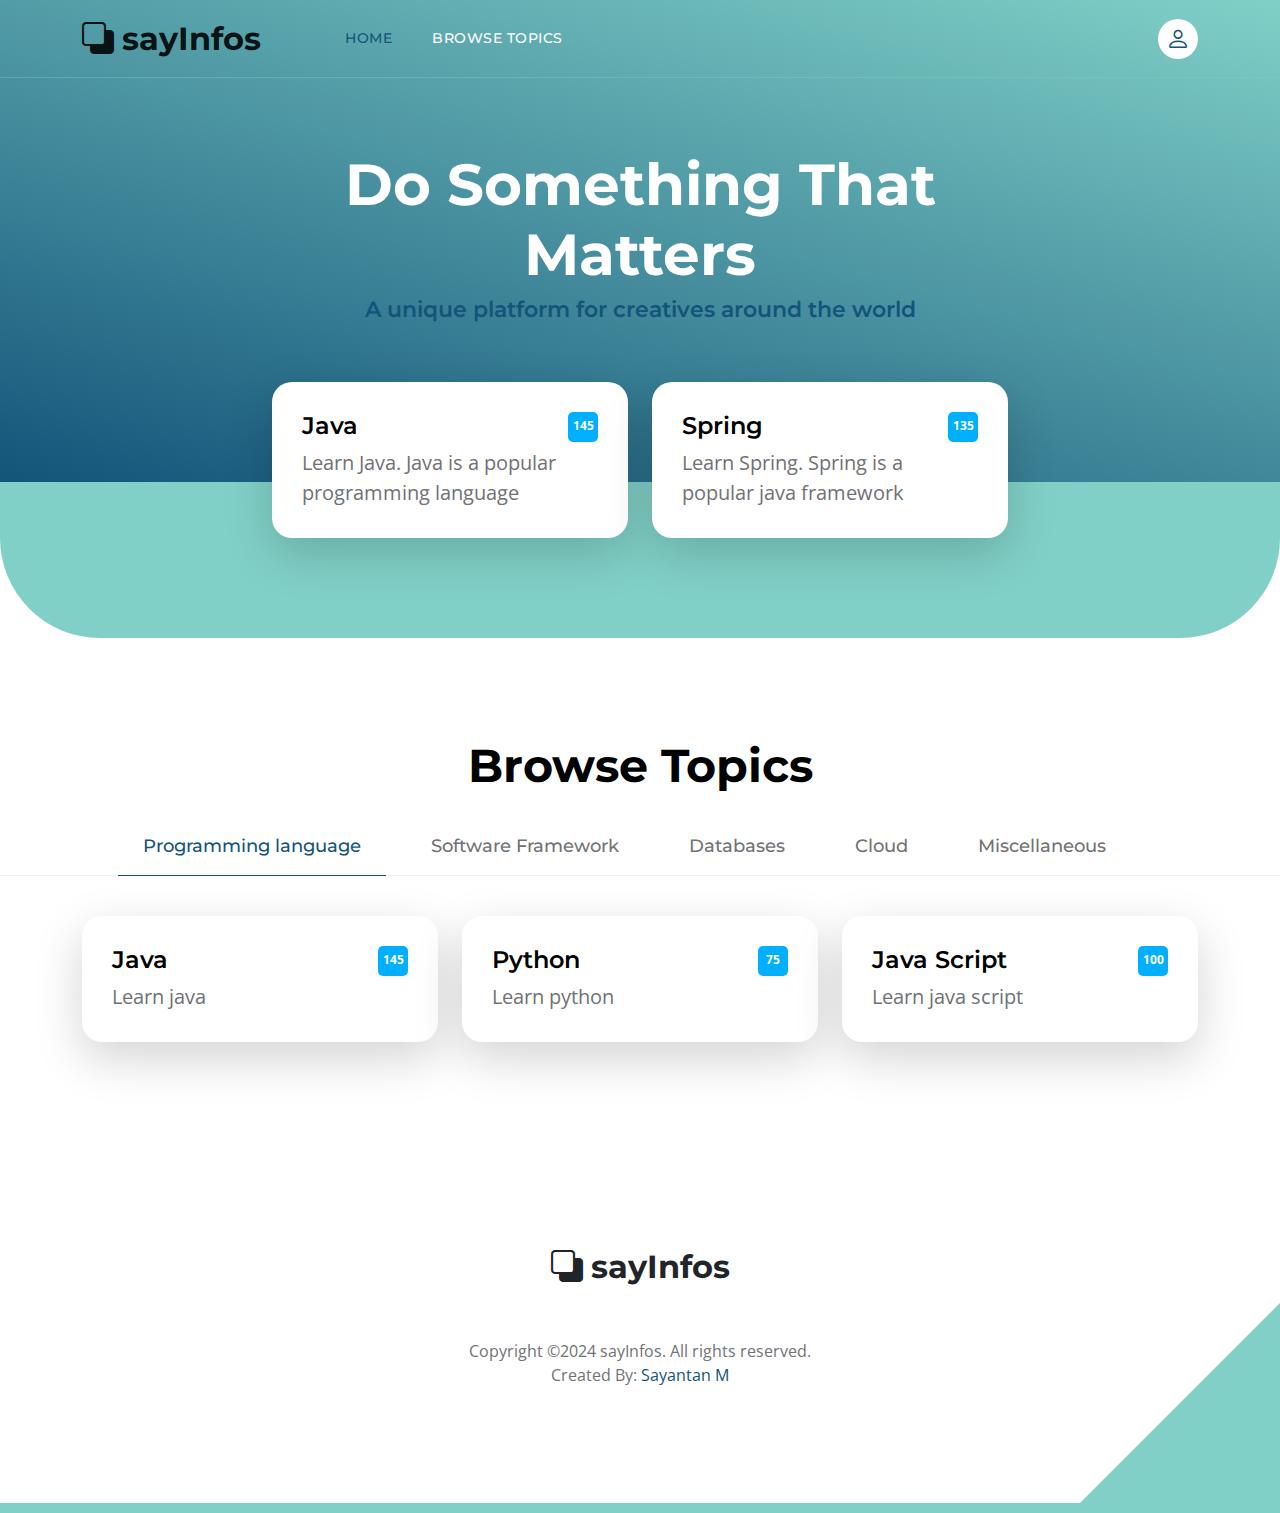
<file: index.html>
<!doctype html>
<html lang="en">
    <head>
        <meta charset="utf-8">
        <meta name="viewport" content="width=device-width, initial-scale=1">

        <meta name="description" content="">
        <meta name="author" content="">

        <title>sayInfos</title>

        <!-- CSS FILES -->        
        <link rel="preconnect" href="https://fonts.googleapis.com">
        
        <link rel="preconnect" href="https://fonts.gstatic.com" crossorigin>

        <link href="https://fonts.googleapis.com/css2?family=Montserrat:wght@500;600;700&family=Open+Sans&display=swap" rel="stylesheet">
                        
        <link href="css/bootstrap.min.css" rel="stylesheet">

        <link href="css/bootstrap-icons.css" rel="stylesheet">

        <link href="css/templatemo-topic-listing.css" rel="stylesheet">      

    </head>
    
    <body id="top">

        <main>

            <nav class="navbar navbar-expand-lg">
                <div class="container">
                    <a class="navbar-brand" href="index.html">
                        <i class="bi-back"></i>
                        <span>sayInfos</span>
                    </a>

                    <div class="d-lg-none ms-auto me-4">
                        <a href="#top" class="navbar-icon bi-person smoothscroll"></a>
                    </div>
    
                    <button class="navbar-toggler" type="button" data-bs-toggle="collapse" data-bs-target="#navbarNav" aria-controls="navbarNav" aria-expanded="false" aria-label="Toggle navigation">
                        <span class="navbar-toggler-icon"></span>
                    </button>
    
                    <div class="collapse navbar-collapse" id="navbarNav">
                        <ul class="navbar-nav ms-lg-5 me-lg-auto">
                            <li class="nav-item">
                                <a class="nav-link click-scroll" href="#section_1">Home</a>
                            </li>

                            <li class="nav-item">
                                <a class="nav-link click-scroll" href="#section_2">Browse Topics</a>
                            </li>
                        </ul>

                        <div class="d-none d-lg-block">
                            <a href="#top" class="navbar-icon bi-person smoothscroll"></a>
                        </div>
                    </div>
                </div>
            </nav>
            

            <section class="hero-section d-flex justify-content-center align-items-center" id="section_1">
                <div class="container">
                    <div class="row">

                        <div class="col-lg-8 col-12 mx-auto">
                            <h1 class="text-white text-center">Do Something That Matters</h1>

                            <h6 class="text-center">A unique platform for creatives around the world</h6>

                        </div>

                    </div>
                </div>
            </section>


            <section class="featured-section">
                <div class="container">
                    <div class="row justify-content-center">

                        <div class="col-lg-4 col-12 mb-4 mb-lg-0">
                            <div class="custom-block bg-white shadow-lg">
                                <a href="java.html">
                                    <div class="d-flex">
                                        <div>
                                            <h5 class="mb-2">Java</h5>

                                            <p class="mb-0">Learn Java. Java is a popular programming language</p>
                                        </div>

                                        <span class="badge bg-design rounded-pill ms-auto">145</span>
                                    </div>

                                </a>
                            </div>
                        </div>
						<div class="col-lg-4 col-12 mb-4 mb-lg-0">
                            <div class="custom-block bg-white shadow-lg">
                                <a href="spring.html">
                                    <div class="d-flex">
                                        <div>
                                            <h5 class="mb-2">Spring</h5>

                                            <p class="mb-0">Learn Spring. Spring is a popular java framework</p>
                                        </div>

                                        <span class="badge bg-design rounded-pill ms-auto">135</span>
                                    </div>

                                </a>
                            </div>
                        </div>
                        

                    </div>
                </div>
            </section>


            <section class="explore-section section-padding" id="section_2">
                <div class="container">

                        <div class="col-12 text-center">
                            <h2 class="mb-4">Browse Topics</h1>
                        </div>

                    </div>
                </div>

                <div class="container-fluid">
                    <div class="row">
                        <ul class="nav nav-tabs" id="myTab" role="tablist">
                            <li class="nav-item" role="presentation">
                                <button class="nav-link active" id="design-tab" data-bs-toggle="tab" data-bs-target="#design-tab-pane" type="button" role="tab" aria-controls="design-tab-pane" aria-selected="true">Programming language</button>
                            </li>

                            <li class="nav-item" role="presentation">
                                <button class="nav-link" id="marketing-tab" data-bs-toggle="tab" data-bs-target="#marketing-tab-pane" type="button" role="tab" aria-controls="marketing-tab-pane" aria-selected="false">Software Framework</button>
                            </li>

                            <li class="nav-item" role="presentation">
                                <button class="nav-link" id="finance-tab" data-bs-toggle="tab" data-bs-target="#finance-tab-pane" type="button" role="tab" aria-controls="finance-tab-pane" aria-selected="false">Databases</button>
                            </li>

                            <li class="nav-item" role="presentation">
                                <button class="nav-link" id="music-tab" data-bs-toggle="tab" data-bs-target="#music-tab-pane" type="button" role="tab" aria-controls="music-tab-pane" aria-selected="false">Cloud</button>
                            </li>

                            <li class="nav-item" role="presentation">
                                <button class="nav-link" id="education-tab" data-bs-toggle="tab" data-bs-target="#education-tab-pane" type="button" role="tab" aria-controls="education-tab-pane" aria-selected="false">Miscellaneous</button>
                            </li>
                        </ul>
                    </div>
                </div>

                <div class="container">
                    <div class="row">

                        <div class="col-12">
                            <div class="tab-content" id="myTabContent">
                                <div class="tab-pane fade show active" id="design-tab-pane" role="tabpanel" aria-labelledby="design-tab" tabindex="0">
                                    <div class="row">
                                        <div class="col-lg-4 col-md-6 col-12 mb-4 mb-lg-0">
                                            <div class="custom-block bg-white shadow-lg">
                                                <a href="java.html">
                                                    <div class="d-flex">
                                                        <div>
                                                            <h5 class="mb-2">Java</h5>

                                                            <p class="mb-0">Learn java</p>
                                                        </div>

                                                        <span class="badge bg-design rounded-pill ms-auto">145</span>
                                                    </div>

                                                    
                                                </a>
                                            </div>
                                        </div>

                                        <div class="col-lg-4 col-md-6 col-12 mb-4 mb-lg-0">
                                            <div class="custom-block bg-white shadow-lg">
                                                <a href="index.html">
                                                    <div class="d-flex">
                                                        <div>
                                                            <h5 class="mb-2">Python</h5>

                                                                <p class="mb-0">Learn python</p>
                                                        </div>

                                                        <span class="badge bg-design rounded-pill ms-auto">75</span>
                                                    </div>

                                                </a>
                                            </div>
                                        </div>

                                        <div class="col-lg-4 col-md-6 col-12">
                                            <div class="custom-block bg-white shadow-lg">
                                                <a href="index.html">
                                                    <div class="d-flex">
                                                        <div>
                                                            <h5 class="mb-2">Java Script</h5>

                                                                <p class="mb-0">Learn java script</p>
                                                        </div>

                                                        <span class="badge bg-design rounded-pill ms-auto">100</span>
                                                    </div>

                                                </a>
                                            </div>
                                        </div>
                                    </div>
                                </div>

                                <div class="tab-pane fade" id="marketing-tab-pane" role="tabpanel" aria-labelledby="marketing-tab" tabindex="0">
                                    <div class="row">
                                        <div class="col-lg-4 col-md-6 col-12 mb-4 mb-lg-3">
                                                <div class="custom-block bg-white shadow-lg">
                                                    <a href="spring.html">
                                                        <div class="d-flex">
                                                            <div>
                                                                <h5 class="mb-2">Spring</h5>

                                                                <p class="mb-0">Learn Spring</p>
                                                            </div>

                                                            <span class="badge bg-advertising rounded-pill ms-auto">30</span>
                                                        </div>

                                                    </a>
                                                </div>
                                            </div>

                                            <div class="col-lg-4 col-md-6 col-12 mb-4 mb-lg-3">
                                                <div class="custom-block bg-white shadow-lg">
                                                    <a href="springboot.html">
                                                        <div class="d-flex">
                                                            <div>
                                                                <h5 class="mb-2">Spring Boot</h5>

                                                                <p class="mb-0">Learn spring boot</p>
                                                            </div>

                                                            <span class="badge bg-advertising rounded-pill ms-auto">65</span>
                                                        </div>

                                                    </a>
                                                </div>
                                            </div>

                                            <div class="col-lg-4 col-md-6 col-12 mb-4 mb-lg-3">
                                                <div class="custom-block bg-white shadow-lg">
                                                    <a href="rest.html">
                                                        <div class="d-flex">
                                                            <div>
                                                                <h5 class="mb-2">Rest Webservices</h5>

                                                                <p class="mb-0">Learn Rest Webservices</p>
                                                            </div>

                                                            <span class="badge bg-advertising rounded-pill ms-auto">50</span>
                                                        </div>

                                                    </a>
                                                </div>
                                            </div>
                                        </div>
                                  </div>

                                <div class="tab-pane fade" id="finance-tab-pane" role="tabpanel" aria-labelledby="finance-tab" tabindex="0">   <div class="row">
                                        <div class="col-lg-6 col-md-6 col-12 mb-4 mb-lg-0">
                                            <div class="custom-block bg-white shadow-lg">
                                                <a href="sql.html">
                                                    <div class="d-flex">
                                                        <div>
                                                            <h5 class="mb-2">Relational Databases</h5>

                                                            <p class="mb-0">Learn SQL</p>
                                                        </div>

                                                        <span class="badge bg-finance rounded-pill ms-auto">30</span>
                                                    </div>

                                                </a>
                                            </div>
                                        </div>

                                        <div class="col-lg-6 col-md-6 col-12 mb-4 mb-lg-0">
                                            <div class="custom-block bg-white shadow-lg">
                                                <a href="nosql.html">
                                                    <div class="d-flex">
                                                        <div>
                                                            <h5 class="mb-2">Non Relational Databases</h5>

                                                            <p class="mb-0">Learn No SQL</p>
                                                        </div>

                                                        <span class="badge bg-finance rounded-pill ms-auto">30</span>
                                                    </div>

                                                </a>
                                            </div>
                                        </div>
                                    </div>
                                </div>

                                <div class="tab-pane fade" id="music-tab-pane" role="tabpanel" aria-labelledby="music-tab" tabindex="0">
                                    <div class="row">
                                        <div class="col-lg-4 col-md-6 col-12 mb-4 mb-lg-3">
                                            <div class="custom-block bg-white shadow-lg">
                                                <a href="index.html">
                                                    <div class="d-flex">
                                                        <div>
                                                            <h5 class="mb-2">AWS</h5>

                                                            <p class="mb-0">Learn AWS</p>
                                                        </div>

                                                        <span class="badge bg-music rounded-pill ms-auto">45</span>
                                                    </div>

                                                </a>
                                            </div>
                                        </div>

                                        <div class="col-lg-4 col-md-6 col-12 mb-4 mb-lg-3">
                                            <div class="custom-block bg-white shadow-lg">
                                                <a href="index.html">
                                                    <div class="d-flex">
                                                        <div>
                                                            <h5 class="mb-2">Azure</h5>

                                                            <p class="mb-0">Learn Azure</p>
                                                        </div>

                                                        <span class="badge bg-music rounded-pill ms-auto">45</span>
                                                    </div>

                                                </a>
                                            </div>
                                        </div>

                                        <div class="col-lg-4 col-md-6 col-12 mb-4 mb-lg-3">
                                            <div class="custom-block bg-white shadow-lg">
                                                <a href="index.html">
                                                    <div class="d-flex">
                                                        <div>
                                                            <h5 class="mb-2">GCP</h5>

                                                            <p class="mb-0">Learn GCP</p>
                                                        </div>

                                                        <span class="badge bg-music rounded-pill ms-auto">45</span>
                                                    </div>

                                                </a>
                                            </div>
                                        </div>
                                    </div>
                                </div>

                                <div class="tab-pane fade" id="education-tab-pane" role="tabpanel" aria-labelledby="education-tab" tabindex="0">
                                    <div class="row">
                                        <div class="col-lg-4 col-md-6 col-12 mb-4 mb-lg-3">
                                            <div class="custom-block bg-white shadow-lg">
                                                <a href="index.html">
                                                    <div class="d-flex">
                                                        <div>
                                                            <h5 class="mb-2">Jenkins</h5>

                                                            <p class="mb-0">Learn jenkins</p>
                                                        </div>

                                                        <span class="badge bg-education rounded-pill ms-auto">80</span>
                                                    </div>

                                                </a>
                                            </div>
                                        </div>

                                        <div class="col-lg-4 col-md-6 col-12 mb-4 mb-lg-3">
                                            <div class="custom-block bg-white shadow-lg">
                                                <a href="index.html">
                                                    <div class="d-flex">
                                                        <div>
                                                            <h5 class="mb-2">Git</h5>

                                                            <p class="mb-0">Learn git</p>
                                                        </div>

                                                        <span class="badge bg-education rounded-pill ms-auto">75</span>
                                                    </div>

                                                </a>
                                            </div>
                                        </div>
                                        
                                        <div class="col-lg-4 col-md-6 col-12 mb-4 mb-lg-3">
                                            <div class="custom-block bg-white shadow-lg">
                                                <a href="index.html">
                                                    <div class="d-flex">
                                                        <div>
                                                            <h5 class="mb-2">Maven</h5>

                                                            <p class="mb-0">Learn Maven</p>
                                                        </div>

                                                        <span class="badge bg-education rounded-pill ms-auto">75</span>
                                                    </div>

                                                </a>
                                            </div>
                                        </div>
                                    </div>
                                </div>
                            </div>

                    </div>
                </div>
            </section>

        </main>

<footer class="site-footer section-padding">
            <div class="container">

                    <div class="col-12 text-center">
                        <a class="navbar-brand mb-2" href="index.html">
                            <i class="bi-back"></i>
                            <span>sayInfos</span>
                        </a>
                    </div>

                    <div class="col-lg-12 col-md-4 col-12 mt-4 mt-lg-0 text-center">
                        <p class="copyright-text mt-lg-5 mt-4">Copyright ©2024 sayInfos. All rights reserved.
                        <br>Created By: <a rel="nofollow" href="#" target="_blank">Sayantan M</a></p>
                    </div>
            </div>
        </footer>


        <!-- JAVASCRIPT FILES -->
        <script src="js/jquery.min.js"></script>
        <script src="js/bootstrap.bundle.min.js"></script>
        <script src="js/jquery.sticky.js"></script>
        <script src="js/click-scroll.js"></script>
        <script src="js/custom.js"></script>

    </body>
</html>
</file>
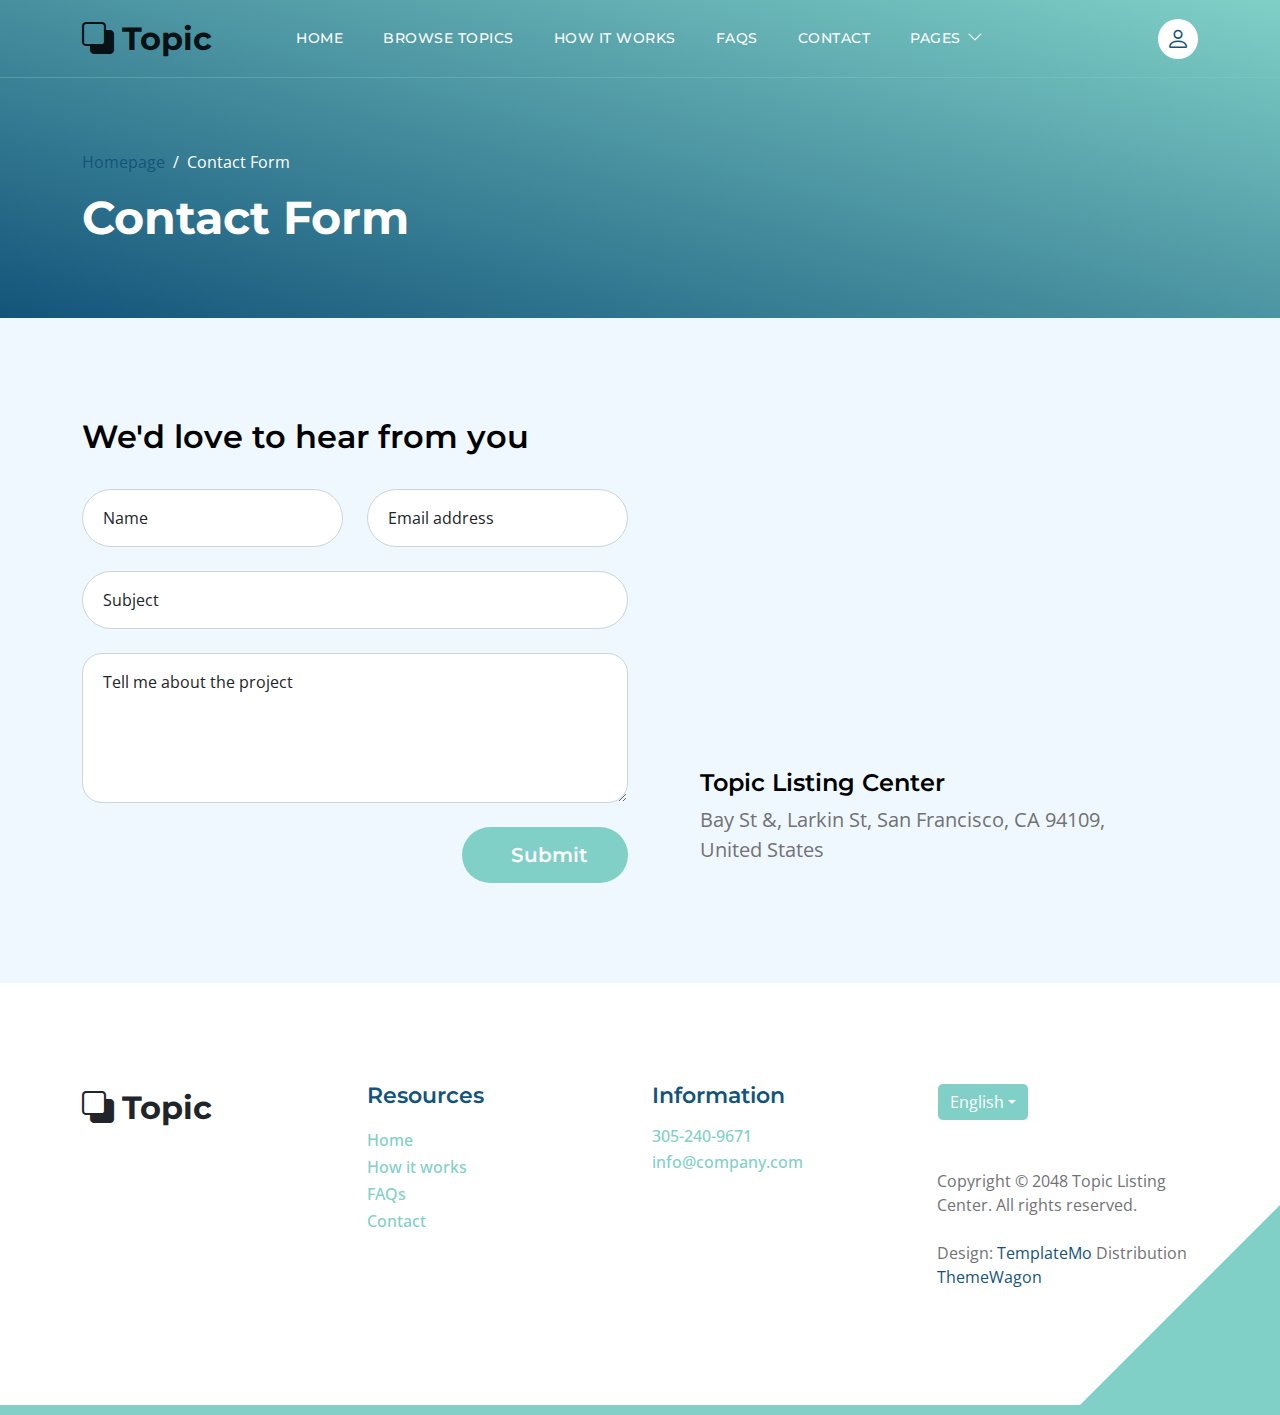
<file: contact.html>
<!doctype html>
<html lang="en">
    <head>
        <meta charset="utf-8">
        <meta name="viewport" content="width=device-width, initial-scale=1">

        <meta name="description" content="">
        <meta name="author" content="">

        <title>Topic Listing Contact Page</title>

        <!-- CSS FILES -->        
        <link rel="preconnect" href="https://fonts.googleapis.com">
        
        <link rel="preconnect" href="https://fonts.gstatic.com" crossorigin>

        <link href="https://fonts.googleapis.com/css2?family=Montserrat:wght@500;600;700&family=Open+Sans&display=swap" rel="stylesheet">
                        
        <link href="css/bootstrap.min.css" rel="stylesheet">

        <link href="css/bootstrap-icons.css" rel="stylesheet">

        <link href="css/templatemo-topic-listing.css" rel="stylesheet">
<!--

TemplateMo 590 topic listing

https://templatemo.com/tm-590-topic-listing

-->
    </head>
    
    <body class="topics-listing-page" id="top">

        <main>

            <nav class="navbar navbar-expand-lg">
                <div class="container">
                    <a class="navbar-brand" href="index.html">
                        <i class="bi-back"></i>
                        <span>Topic</span>
                    </a>

                    <div class="d-lg-none ms-auto me-4">
                        <a href="#top" class="navbar-icon bi-person smoothscroll"></a>
                    </div>
    
                    <button class="navbar-toggler" type="button" data-bs-toggle="collapse" data-bs-target="#navbarNav" aria-controls="navbarNav" aria-expanded="false" aria-label="Toggle navigation">
                        <span class="navbar-toggler-icon"></span>
                    </button>
    
                    <div class="collapse navbar-collapse" id="navbarNav">
                        <ul class="navbar-nav ms-lg-5 me-lg-auto">
                            <li class="nav-item">
                                <a class="nav-link click-scroll" href="index.html#section_1">Home</a>
                            </li>

                            <li class="nav-item">
                                <a class="nav-link click-scroll" href="index.html#section_2">Browse Topics</a>
                            </li>
    
                            <li class="nav-item">
                                <a class="nav-link click-scroll" href="index.html#section_3">How it works</a>
                            </li>

                            <li class="nav-item">
                                <a class="nav-link click-scroll" href="index.html#section_4">FAQs</a>
                            </li>
    
                            <li class="nav-item">
                                <a class="nav-link click-scroll" href="index.html#section_5">Contact</a>
                            </li>

                            <li class="nav-item dropdown">
                                <a class="nav-link dropdown-toggle" href="#section_5" id="navbarLightDropdownMenuLink" role="button" data-bs-toggle="dropdown" aria-expanded="false">Pages</a>

                                <ul class="dropdown-menu dropdown-menu-light" aria-labelledby="navbarLightDropdownMenuLink">
                                    <li><a class="dropdown-item" href="topics-listing.html">Topics Listing</a></li>

                                    <li><a class="dropdown-item active" href="contact.html">Contact Form</a></li>
                                </ul>
                            </li>
                        </ul>

                        <div class="d-none d-lg-block">
                            <a href="#top" class="navbar-icon bi-person smoothscroll"></a>
                        </div>
                    </div>
                </div>
            </nav>


            <header class="site-header d-flex flex-column justify-content-center align-items-center">
                <div class="container">
                    <div class="row align-items-center">

                        <div class="col-lg-5 col-12">
                            <nav aria-label="breadcrumb">
                                <ol class="breadcrumb">
                                    <li class="breadcrumb-item"><a href="index.html">Homepage</a></li>

                                    <li class="breadcrumb-item active" aria-current="page">Contact Form</li>
                                </ol>
                            </nav>

                            <h2 class="text-white">Contact Form</h2>
                        </div>

                    </div>
                </div>
            </header>


            <section class="section-padding section-bg">
                <div class="container">
                    <div class="row">

                        <div class="col-lg-12 col-12">
                            <h3 class="mb-4 pb-2">We'd love to hear from you</h3>
                        </div>

                        <div class="col-lg-6 col-12">
                            <form action="#" method="post" class="custom-form contact-form" role="form">
                                <div class="row">
                                    <div class="col-lg-6 col-md-6 col-12">
                                        <div class="form-floating">
                                            <input type="text" name="name" id="name" class="form-control" placeholder="Name" required="">
                                            
                                            <label for="floatingInput">Name</label>
                                        </div>
                                    </div>

                                    <div class="col-lg-6 col-md-6 col-12"> 
                                        <div class="form-floating">
                                            <input type="email" name="email" id="email" pattern="[^ @]*@[^ @]*" class="form-control" placeholder="Email address" required="">
                                            
                                            <label for="floatingInput">Email address</label>
                                        </div>
                                    </div>

                                    <div class="col-lg-12 col-12">
                                        <div class="form-floating">
                                            <input type="text" name="subject" id="name" class="form-control" placeholder="Name" required="">
                                            
                                            <label for="floatingInput">Subject</label>
                                        </div>

                                        <div class="form-floating">
                                            <textarea class="form-control" id="message" name="message" placeholder="Tell me about the project"></textarea>
                                            
                                            <label for="floatingTextarea">Tell me about the project</label>
                                        </div>
                                    </div>

                                    <div class="col-lg-4 col-12 ms-auto">
                                        <button type="submit" class="form-control">Submit</button>
                                    </div>

                                </div>
                            </form>
                        </div>

                        <div class="col-lg-5 col-12 mx-auto mt-5 mt-lg-0">
                            <iframe class="google-map" src="https://www.google.com/maps/embed?pb=!1m18!1m12!1m3!1d2595.065641062665!2d-122.4230416990949!3d37.80335401520422!2m3!1f0!2f0!3f0!3m2!1i1024!2i768!4f13.1!3m3!1m2!1s0x80858127459fabad%3A0x808ba520e5e9edb7!2sFrancisco%20Park!5e1!3m2!1sen!2sth!4v1684340239744!5m2!1sen!2sth" width="100%" height="250" style="border:0;" allowfullscreen="" loading="lazy" referrerpolicy="no-referrer-when-downgrade"></iframe>

                            <h5 class="mt-4 mb-2">Topic Listing Center</h5>

                            <p>Bay St &amp;, Larkin St, San Francisco, CA 94109, United States</p>
                        </div>

                    </div>
                </div>
            </section>
        </main>

        <footer class="site-footer section-padding">
            <div class="container">
                <div class="row">

                    <div class="col-lg-3 col-12 mb-4 pb-2">
                        <a class="navbar-brand mb-2" href="index.html">
                            <i class="bi-back"></i>
                            <span>Topic</span>
                        </a>
                    </div>

                    <div class="col-lg-3 col-md-4 col-6">
                        <h6 class="site-footer-title mb-3">Resources</h6>

                        <ul class="site-footer-links">
                            <li class="site-footer-link-item">
                                <a href="#" class="site-footer-link">Home</a>
                            </li>

                            <li class="site-footer-link-item">
                                <a href="#" class="site-footer-link">How it works</a>
                            </li>

                            <li class="site-footer-link-item">
                                <a href="#" class="site-footer-link">FAQs</a>
                            </li>

                            <li class="site-footer-link-item">
                                <a href="#" class="site-footer-link">Contact</a>
                            </li>
                        </ul>
                    </div>

                    <div class="col-lg-3 col-md-4 col-6 mb-4 mb-lg-0">
                        <h6 class="site-footer-title mb-3">Information</h6>

                        <p class="text-white d-flex mb-1">
                            <a href="tel: 305-240-9671" class="site-footer-link">
                                305-240-9671
                            </a>
                        </p>

                        <p class="text-white d-flex">
                            <a href="mailto:info@company.com" class="site-footer-link">
                                info@company.com
                            </a>
                        </p>
                    </div>

                    <div class="col-lg-3 col-md-4 col-12 mt-4 mt-lg-0 ms-auto">
                        <div class="dropdown">
                            <button class="btn btn-secondary dropdown-toggle" type="button" data-bs-toggle="dropdown" aria-expanded="false">
                            English</button>

                            <ul class="dropdown-menu">
                                <li><button class="dropdown-item" type="button">Thai</button></li>

                                <li><button class="dropdown-item" type="button">Myanmar</button></li>

                                <li><button class="dropdown-item" type="button">Arabic</button></li>
                            </ul>
                        </div>

                        <p class="copyright-text mt-lg-5 mt-4">Copyright © 2048 Topic Listing Center. All rights reserved.
                        <br><br>Design: <a rel="nofollow" href="https://templatemo.com" target="_blank">TemplateMo</a> Distribution <a href="https://themewagon.com">ThemeWagon</a></p>
                        
                    </div>

                </div>
            </div>
        </footer>

        <!-- JAVASCRIPT FILES -->
        <script src="js/jquery.min.js"></script>
        <script src="js/bootstrap.bundle.min.js"></script>
        <script src="js/jquery.sticky.js"></script>
        <script src="js/custom.js"></script>

    </body>
</html>
</file>
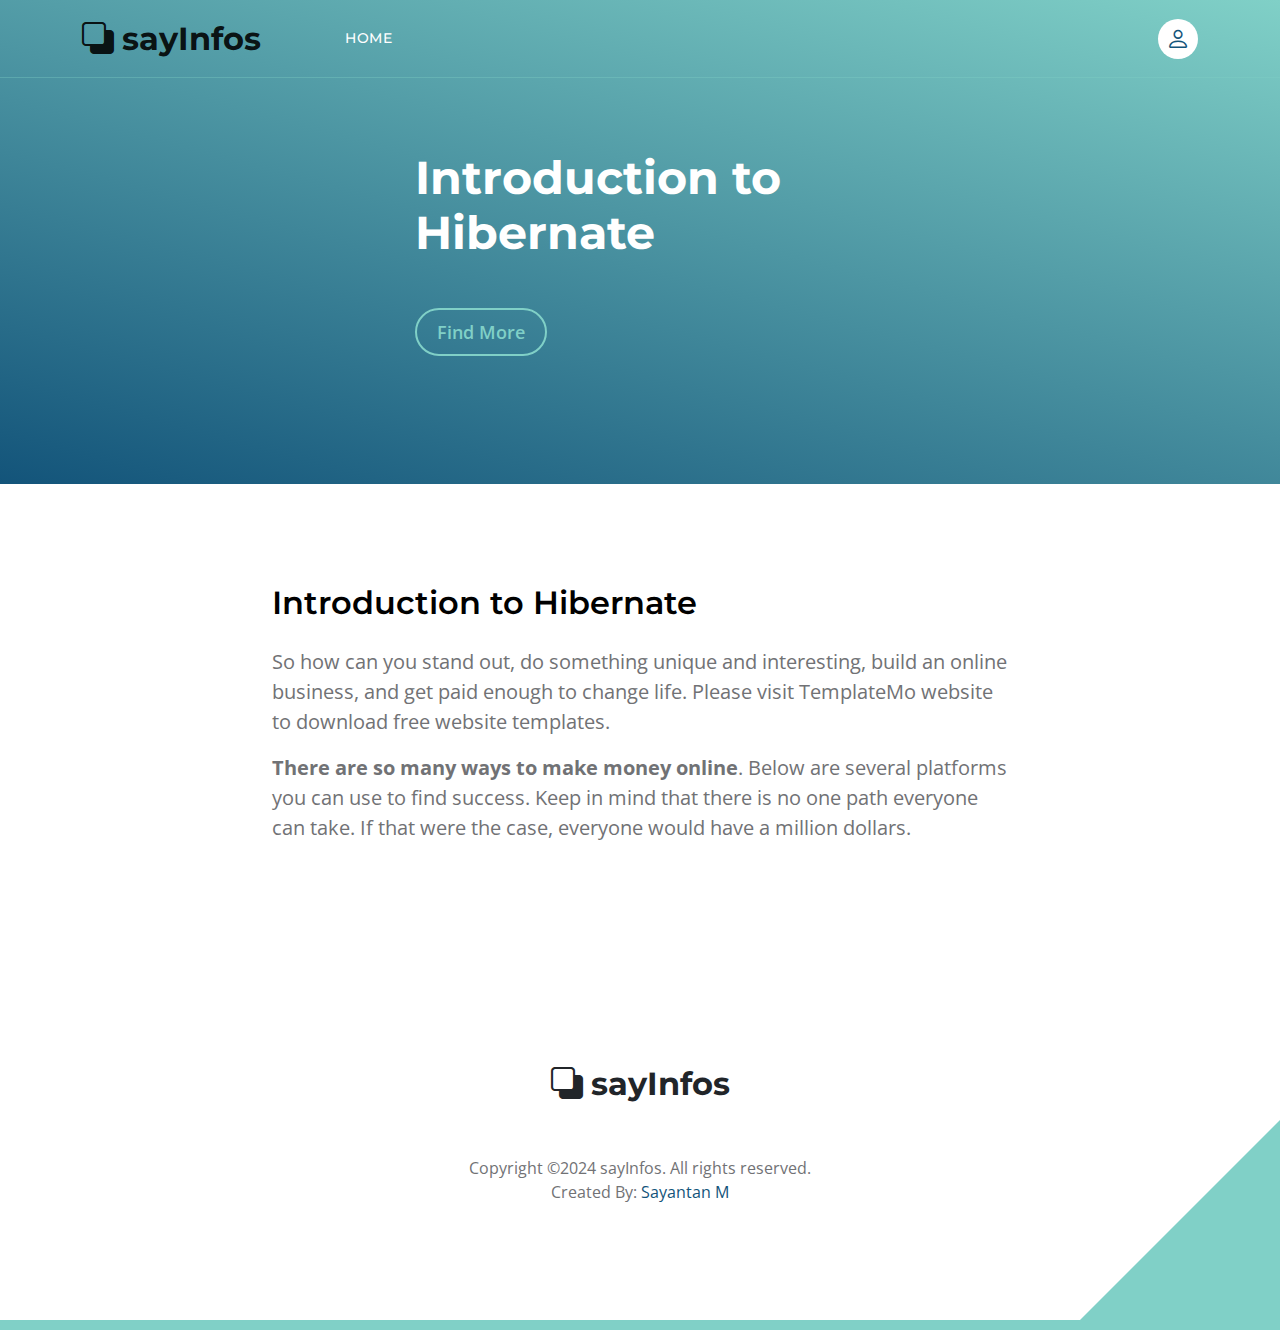
<file: hibernate.html>
<!doctype html>
<html lang="en">
    <head>
        <meta charset="utf-8">
        <meta name="viewport" content="width=device-width, initial-scale=1">

        <meta name="description" content="">
        <meta name="author" content="">

        <title>Hibernate</title>

        <!-- CSS FILES -->        
        <link rel="preconnect" href="https://fonts.googleapis.com">
        
        <link rel="preconnect" href="https://fonts.gstatic.com" crossorigin>

        <link href="https://fonts.googleapis.com/css2?family=Montserrat:wght@500;600;700&family=Open+Sans&display=swap" rel="stylesheet">
                        
        <link href="css/bootstrap.min.css" rel="stylesheet">

        <link href="css/bootstrap-icons.css" rel="stylesheet">

        <link href="css/templatemo-topic-listing.css" rel="stylesheet">
    </head>
    
    <body id="top">

        <main>

            <nav class="navbar navbar-expand-lg">
                <div class="container">
                    <a class="navbar-brand" href="index.html">
                        <i class="bi-back"></i>
                        <span>sayInfos</span>
                    </a>

                    <div class="d-lg-none ms-auto me-4">
                        <a href="#top" class="navbar-icon bi-person smoothscroll"></a>
                    </div>
    
                    <button class="navbar-toggler" type="button" data-bs-toggle="collapse" data-bs-target="#navbarNav" aria-controls="navbarNav" aria-expanded="false" aria-label="Toggle navigation">
                        <span class="navbar-toggler-icon"></span>
                    </button>
    
                    <div class="collapse navbar-collapse" id="navbarNav">
                        <ul class="navbar-nav ms-lg-5 me-lg-auto">
                            <li class="nav-item">
                                <a class="nav-link click-scroll" href="index.html#section_1">Home</a>
                            </li>

                        </ul>

                        <div class="d-none d-lg-block">
                            <a href="#top" class="navbar-icon bi-person smoothscroll"></a>
                        </div>
                    </div>
                </div>
            </nav>
            

            <header class="site-header d-flex flex-column justify-content-center align-items-center">
                <div class="container">
                    <div class="row justify-content-center align-items-center">

                        <div class="col-lg-5 col-12 mb-5">

                            <h2 class="text-white">Introduction to <br> Hibernate</h2>

                            <div class="d-flex align-items-center mt-5">
                                <a href="#topics-detail" class="btn custom-btn custom-border-btn smoothscroll me-4">Find More</a>
                            </div>
                        </div>
                    </div>
                </div>
            </header>


            <section class="topics-detail-section section-padding" id="topics-detail">
                <div class="container">
                    <div class="row">

                        <div class="col-lg-8 col-12 m-auto">
                            <h3 class="mb-4">Introduction to Hibernate</h3>

                            <p>So how can you stand out, do something unique and interesting, build an online business, and get paid enough to change life. Please visit TemplateMo website to download free website templates.</p>

                            <p><strong>There are so many ways to make money online</strong>. Below are several platforms you can use to find success. Keep in mind that there is no one path everyone can take. If that were the case, everyone would have a million dollars.</p>

                            

                    </div>
                </div>
            </section>
        </main>
		
        <footer class="site-footer section-padding">
            <div class="container">

                    <div class="col-12 text-center">
                        <a class="navbar-brand mb-2" href="index.html">
                            <i class="bi-back"></i>
                            <span>sayInfos</span>
                        </a>
                    </div>

                    <div class="col-lg-12 col-md-4 col-12 mt-4 mt-lg-0 text-center">
                        <p class="copyright-text mt-lg-5 mt-4">Copyright ©2024 sayInfos. All rights reserved.
                        <br>Created By: <a rel="nofollow" href="#" target="_blank">Sayantan M</a></p>
                    </div>
            </div>
        </footer>

        <!-- JAVASCRIPT FILES -->
        <script src="js/jquery.min.js"></script>
        <script src="js/bootstrap.bundle.min.js"></script>
        <script src="js/jquery.sticky.js"></script>
        <script src="js/custom.js"></script>

    </body>
</html>
</file>
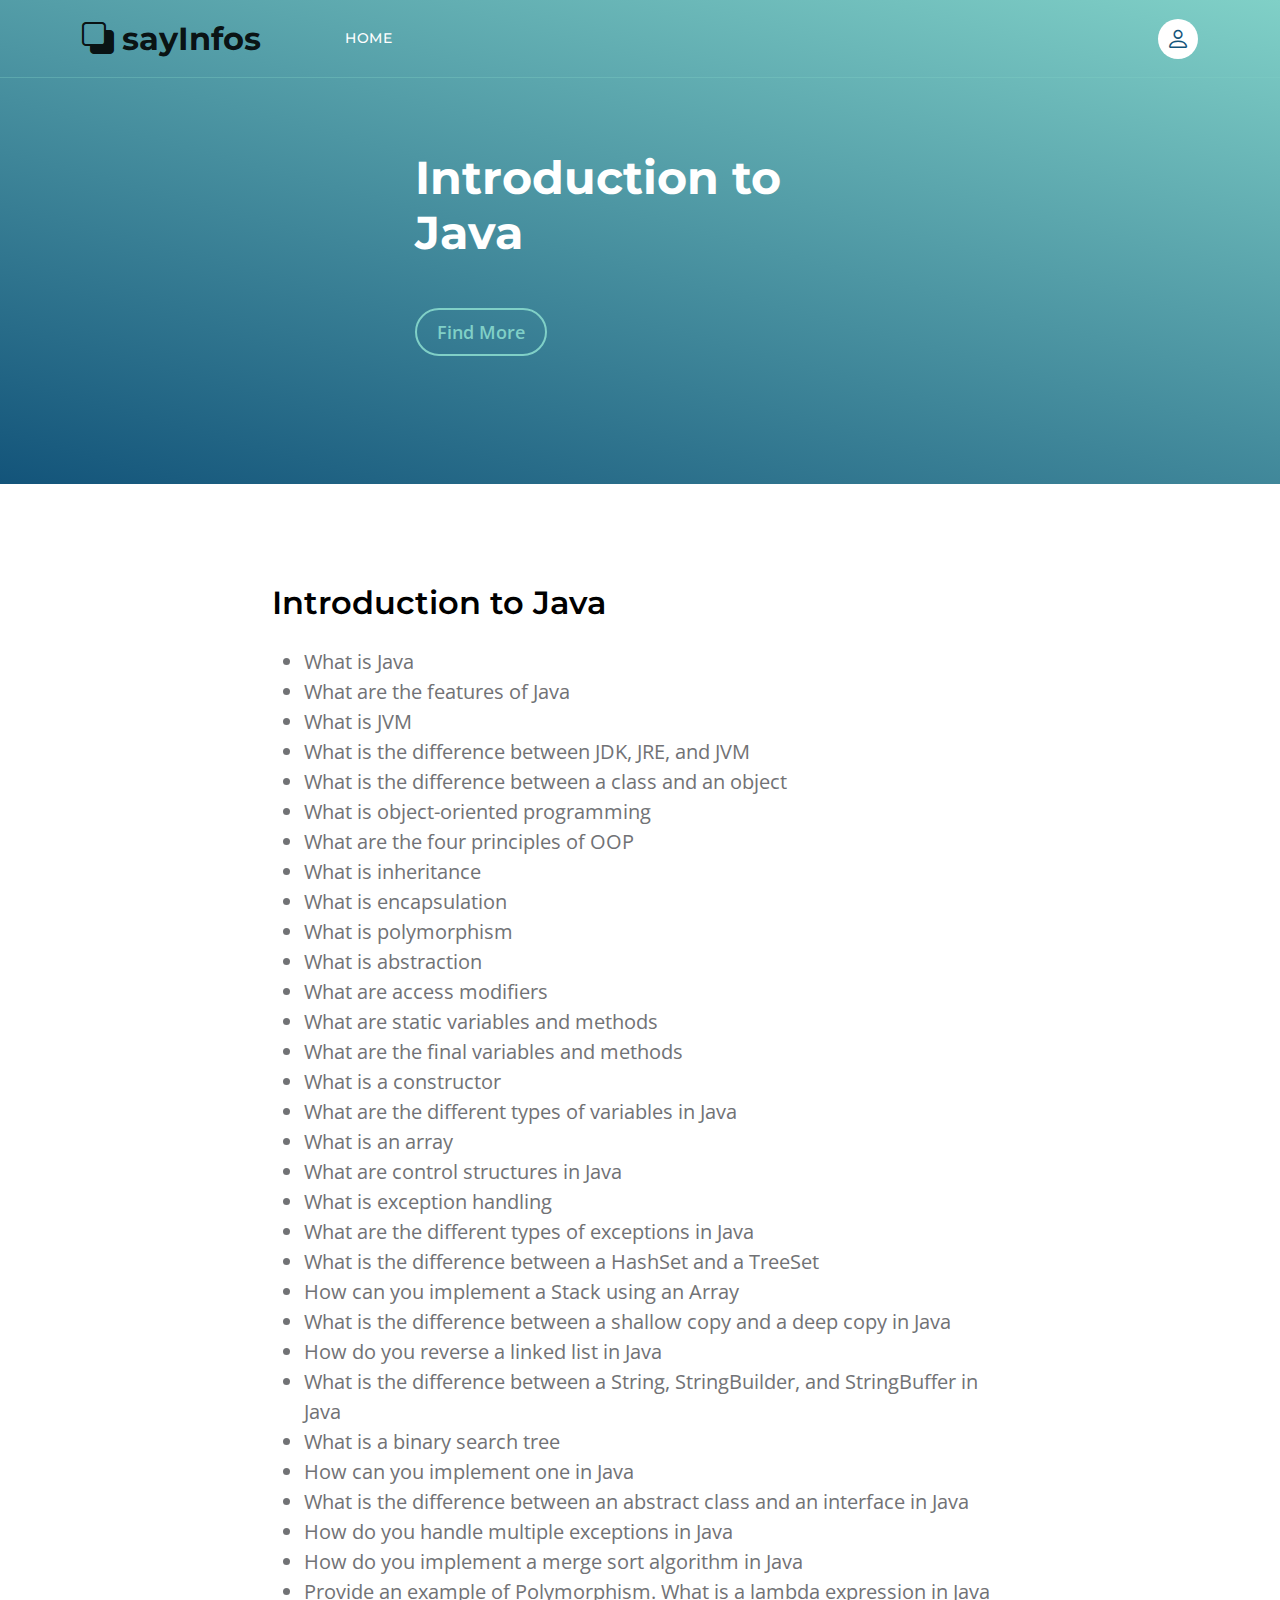
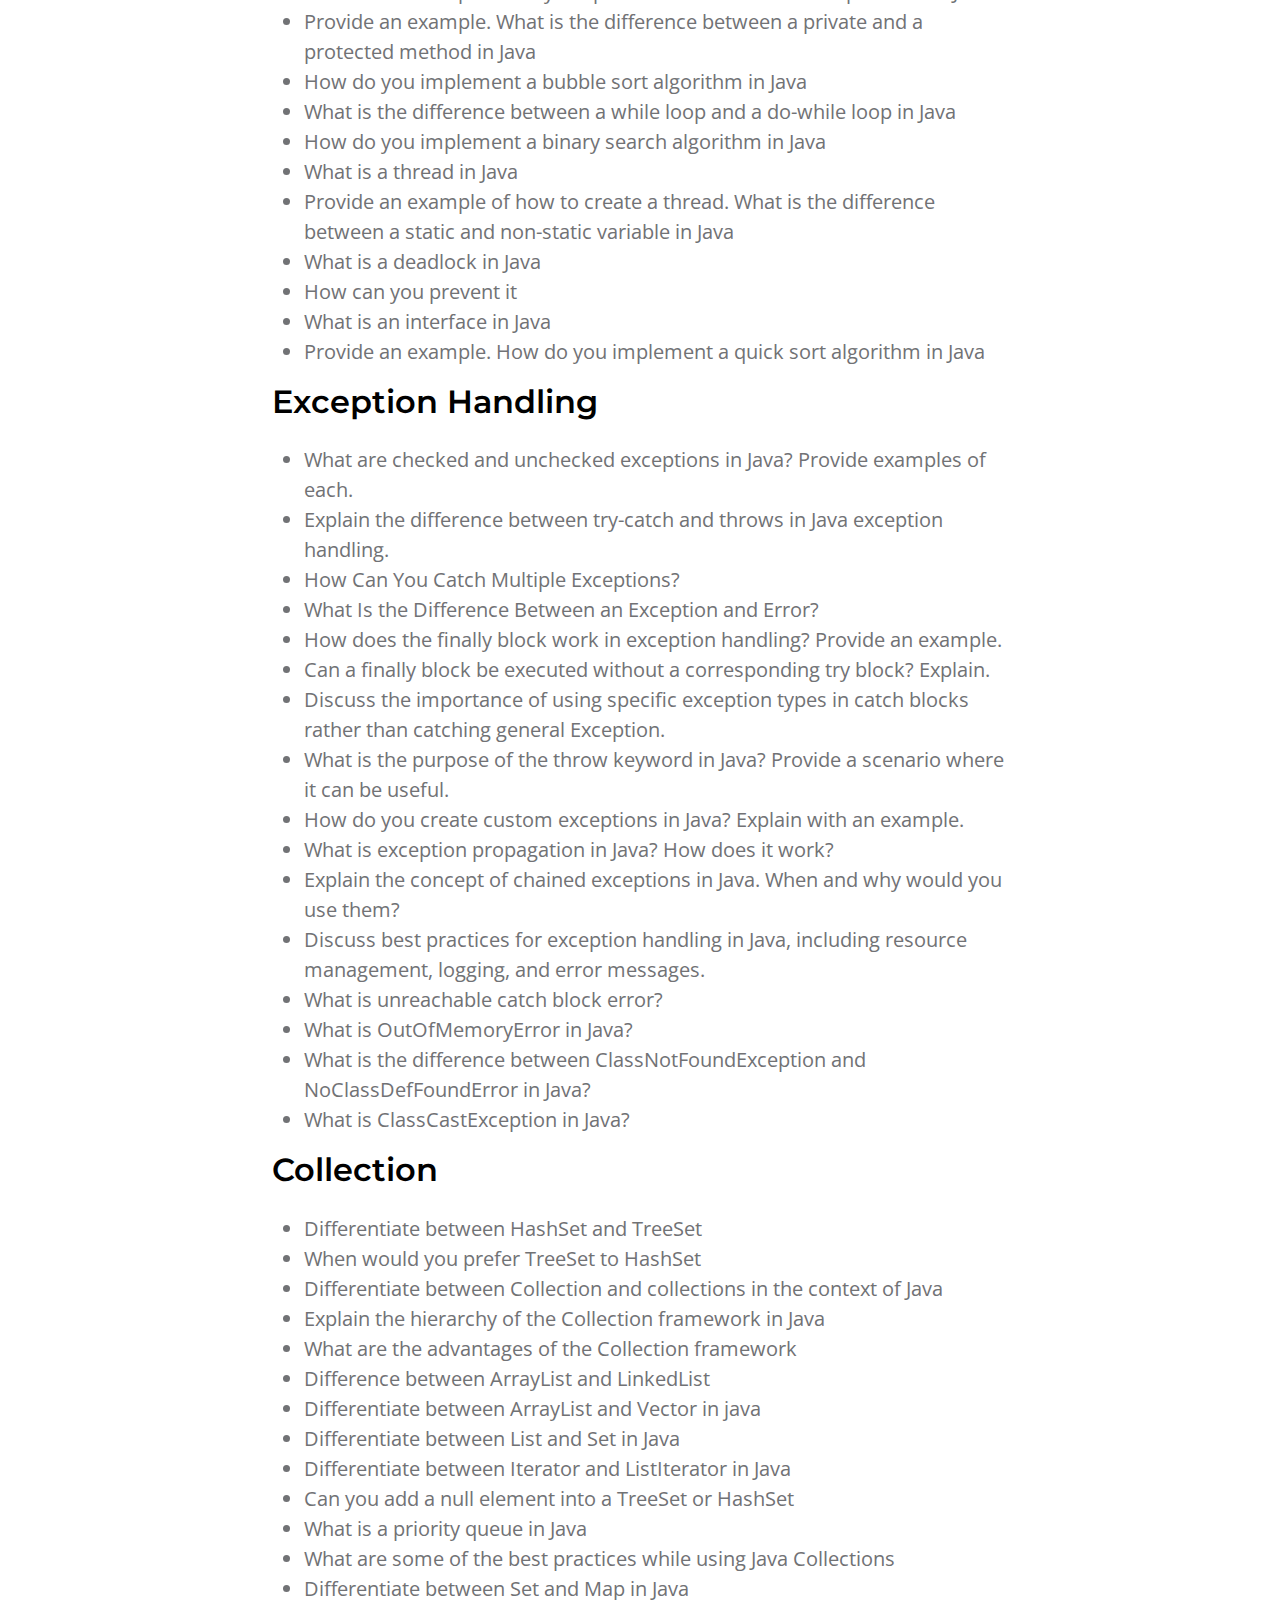
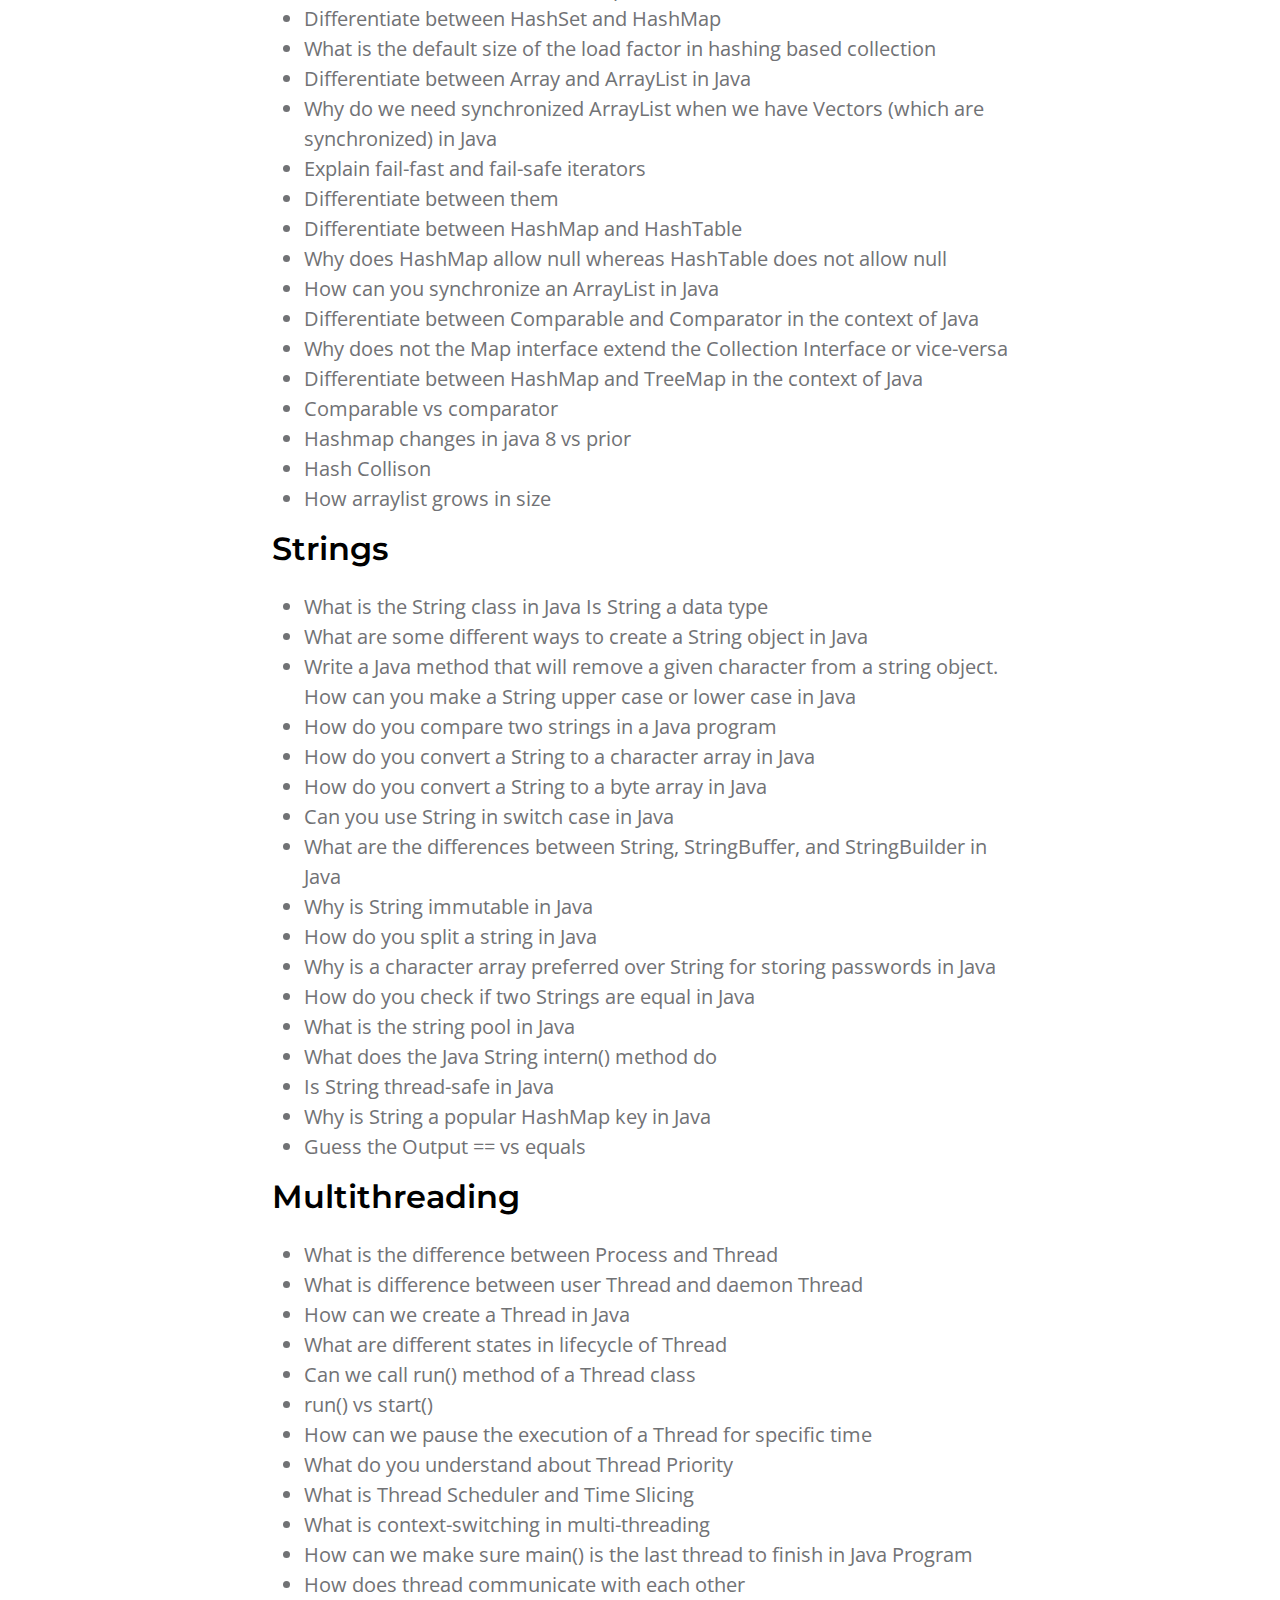
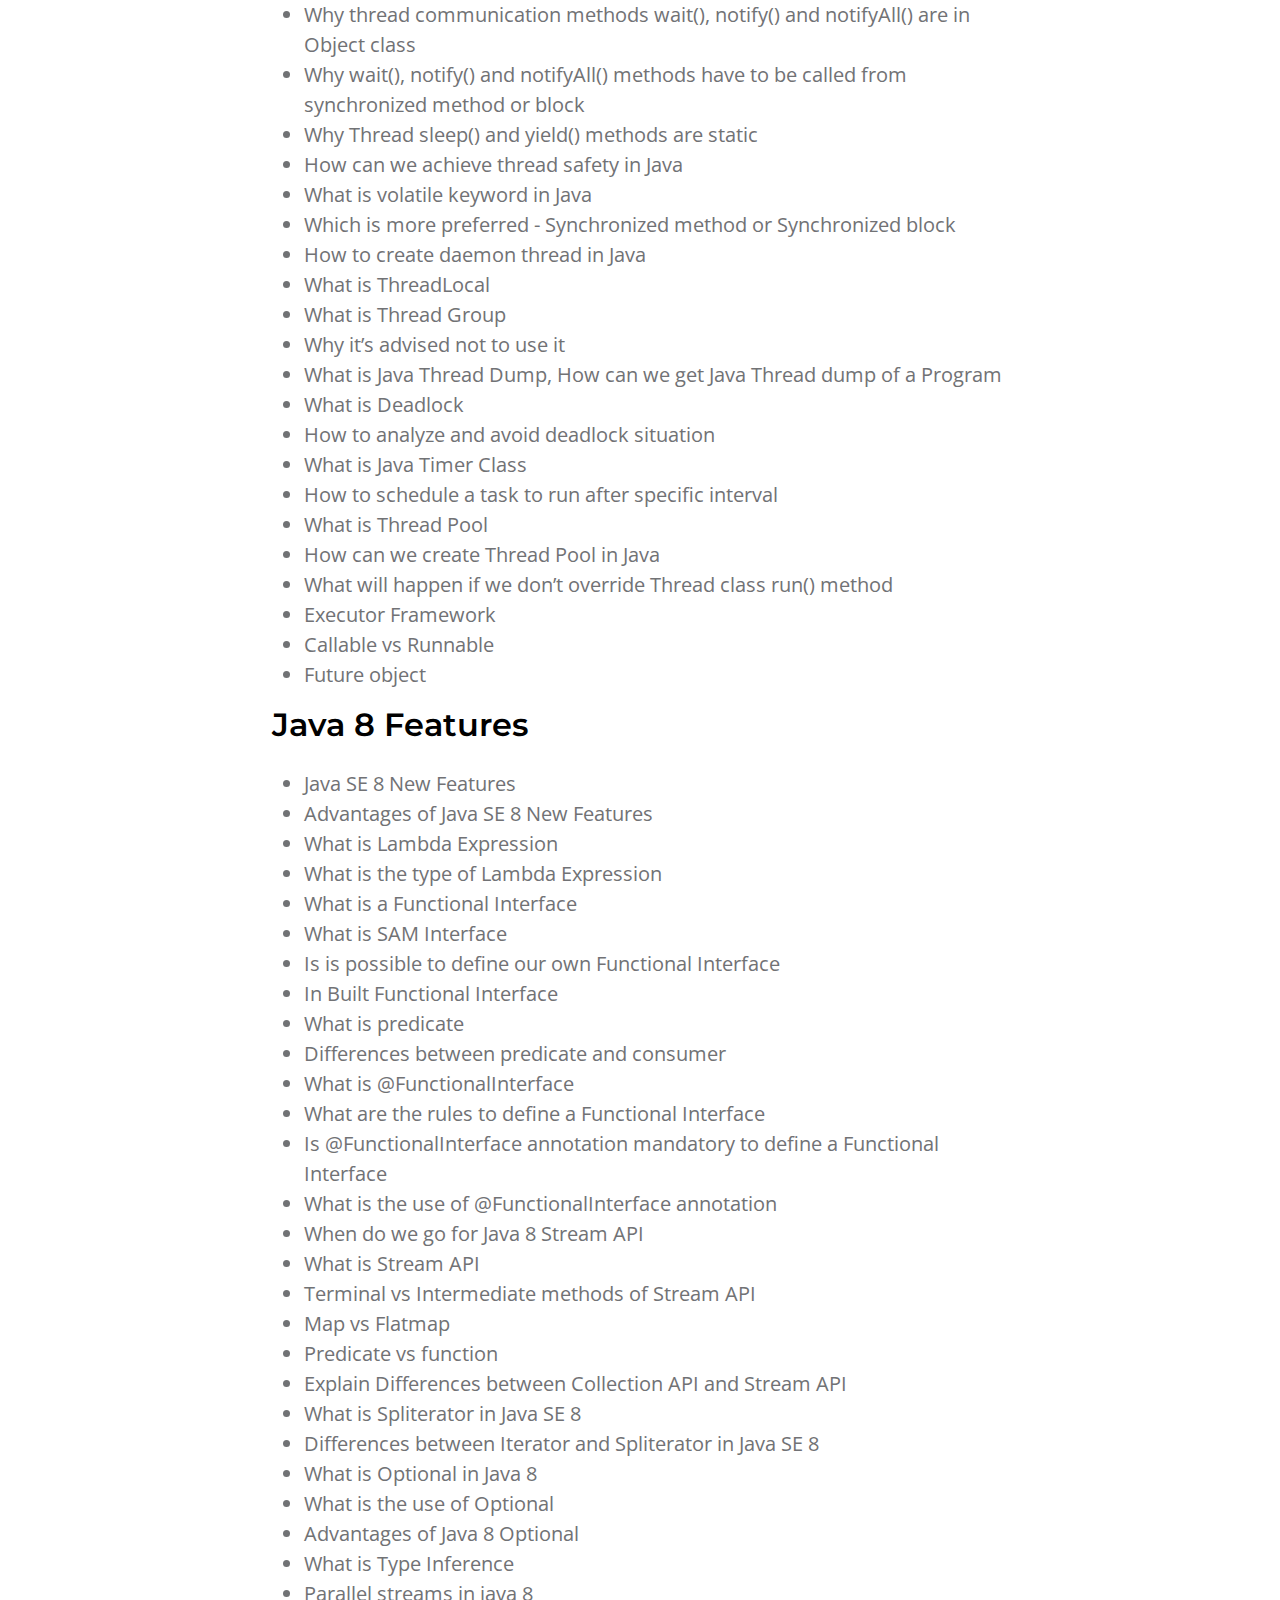
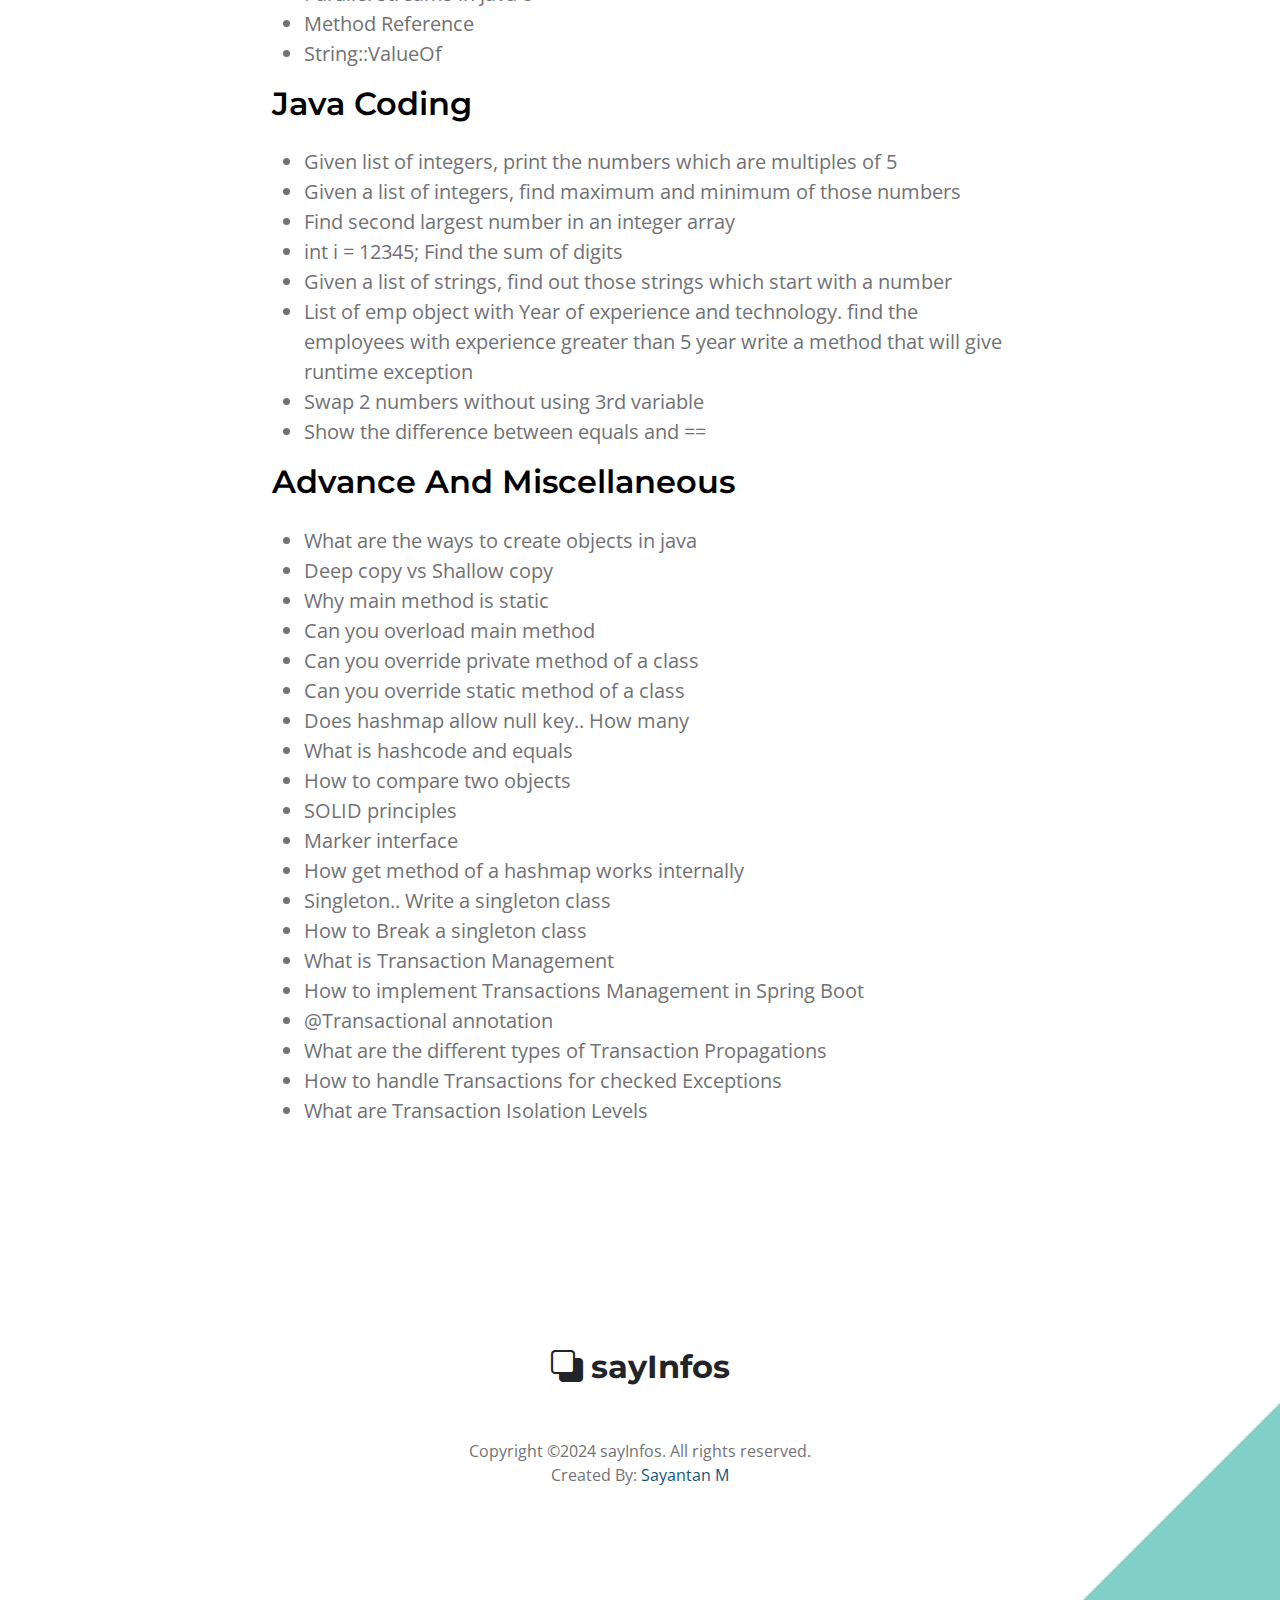
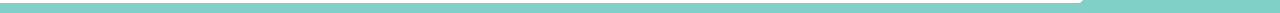
<file: java.html>
<!doctype html>
<html lang="en">
    <head>
        <meta charset="utf-8">
        <meta name="viewport" content="width=device-width, initial-scale=1">

        <meta name="description" content="">
        <meta name="author" content="">

        <title>Java</title>

        <!-- CSS FILES -->        
        <link rel="preconnect" href="https://fonts.googleapis.com">
        
        <link rel="preconnect" href="https://fonts.gstatic.com" crossorigin>

        <link href="https://fonts.googleapis.com/css2?family=Montserrat:wght@500;600;700&family=Open+Sans&display=swap" rel="stylesheet">
                        
        <link href="css/bootstrap.min.css" rel="stylesheet">

        <link href="css/bootstrap-icons.css" rel="stylesheet">

        <link href="css/templatemo-topic-listing.css" rel="stylesheet">
    </head>
    
    <body id="top">

        <main>

            <nav class="navbar navbar-expand-lg">
                <div class="container">
                    <a class="navbar-brand" href="index.html">
                        <i class="bi-back"></i>
                        <span>sayInfos</span>
                    </a>

                    <div class="d-lg-none ms-auto me-4">
                        <a href="#top" class="navbar-icon bi-person smoothscroll"></a>
                    </div>
    
                    <button class="navbar-toggler" type="button" data-bs-toggle="collapse" data-bs-target="#navbarNav" aria-controls="navbarNav" aria-expanded="false" aria-label="Toggle navigation">
                        <span class="navbar-toggler-icon"></span>
                    </button>
    
                    <div class="collapse navbar-collapse" id="navbarNav">
                        <ul class="navbar-nav ms-lg-5 me-lg-auto">
                            <li class="nav-item">
                                <a class="nav-link click-scroll" href="index.html#section_1">Home</a>
                            </li>

                        </ul>

                        <div class="d-none d-lg-block">
                            <a href="#top" class="navbar-icon bi-person smoothscroll"></a>
                        </div>
                    </div>
                </div>
            </nav>
            

            <header class="site-header d-flex flex-column justify-content-center align-items-center">
                <div class="container">
                    <div class="row justify-content-center align-items-center">

                        <div class="col-lg-5 col-12 mb-5">

                            <h2 class="text-white">Introduction to <br> Java</h2>

                            <div class="d-flex align-items-center mt-5">
                                <a href="#topics-detail" class="btn custom-btn custom-border-btn smoothscroll me-4">Find More</a>
                            </div>
                        </div>
                    </div>
                </div>
            </header>


            <section class="topics-detail-section section-padding" id="topics-detail">
                <div class="container">
                    <div class="row">

                        <div class="col-lg-8 col-12 m-auto">
                            <h3 class="mb-4">Introduction to Java</h3>

                            <ul>
                            <li>What is Java</li><li>
What are the features of Java</li><li>
What is JVM</li><li>
What is the difference between JDK, JRE, and JVM</li><li>
What is the difference between a class and an object</li><li>
What is object-oriented programming</li><li>
What are the four principles of OOP</li><li>
What is inheritance</li><li>
What is encapsulation</li><li>
What is polymorphism</li><li>
What is abstraction</li><li>
What are access modifiers</li><li>
What are static variables and methods</li><li>
What are the final variables and methods</li><li>
What is a constructor</li><li>
What are the different types of variables in Java</li><li>
What is an array</li><li>
What are control structures in Java</li><li>
What is exception handling</li><li>
What are the different types of exceptions in Java</li><li>
What is the difference between a HashSet and a TreeSet</li><li>
How can you implement a Stack using an Array</li><li>
What is the difference between a shallow copy and a deep copy in Java</li><li>
How do you reverse a linked list in Java</li><li>
What is the difference between a String, StringBuilder, and StringBuffer in Java</li><li>
What is a binary search tree</li><li> How can you implement one in Java</li><li>
What is the difference between an abstract class and an interface in Java</li><li>
How do you handle multiple exceptions in Java</li><li>
How do you implement a merge sort algorithm in Java</li><li>
Provide an example of Polymorphism.
What is a lambda expression in Java</li><li> Provide an example.
What is the difference between a private and a protected method in Java</li><li>
How do you implement a bubble sort algorithm in Java</li><li>
What is the difference between a while loop and a do-while loop in Java</li><li>
How do you implement a binary search algorithm in Java</li><li>
What is a thread in Java</li><li> Provide an example of how to create a thread.
What is the difference between a static and non-static variable in Java</li><li>
What is a deadlock in Java</li><li> How can you prevent it</li><li>
What is an interface in Java</li><li> Provide an example.
How do you implement a quick sort algorithm in Java</li>
                            </ul>
                    </div>
                    
                    <div class="col-lg-8 col-12 m-auto">
                            <h3 class="mb-4">Exception Handling</h3>

                            <ul>
                            <li>What are checked and unchecked exceptions in Java? Provide examples of each.</li><li>
Explain the difference between try-catch and throws in Java exception handling.</li><li>
How Can You Catch Multiple Exceptions?</li><li>
What Is the Difference Between an Exception and Error?</li><li>
How does the finally block work in exception handling? Provide an example.</li><li>
Can a finally block be executed without a corresponding try block? Explain.</li><li>
Discuss the importance of using specific exception types in catch blocks rather than catching general Exception.</li><li>
What is the purpose of the throw keyword in Java? Provide a scenario where it can be useful.</li><li>
How do you create custom exceptions in Java? Explain with an example.</li><li>
What is exception propagation in Java? How does it work?</li><li>
Explain the concept of chained exceptions in Java. When and why would you use them?</li><li>
Discuss best practices for exception handling in Java, including resource management, logging, and error messages.</li><li>
What is unreachable catch block error?</li><li>
What is OutOfMemoryError in Java?</li><li>
What is the difference between ClassNotFoundException and NoClassDefFoundError in Java?</li><li>
What is ClassCastException in Java?</li>
                            </ul>
                    </div>
                    
                    <div class="col-lg-8 col-12 m-auto">
                            <h3 class="mb-4">Collection</h3>

                            <ul>
                            
<li>Differentiate between HashSet and TreeSet</li><li> When would you prefer TreeSet to HashSet</li><li>
Differentiate between Collection and collections in the context of Java</li><li>
Explain the hierarchy of the Collection framework in Java</li><li>
What are the advantages of the Collection framework</li><li>
Difference between ArrayList and LinkedList</li><li>
Differentiate between ArrayList and Vector in java</li><li>
Differentiate between List and Set in Java</li><li>
Differentiate between Iterator and ListIterator in Java</li><li>
Can you add a null element into a TreeSet or HashSet</li><li>
What is a priority queue in Java</li><li>
What are some of the best practices while using Java Collections</li><li>
Differentiate between Set and Map in Java</li><li>
Differentiate between HashSet and HashMap</li><li>
What is the default size of the load factor in hashing based collection</li><li>
Differentiate between Array and ArrayList in Java</li><li>
Why do we need synchronized ArrayList when we have Vectors (which are synchronized) in Java</li><li>
Explain fail-fast and fail-safe iterators</li><li> Differentiate between them</li><li>
Differentiate between HashMap and HashTable</li><li>
Why does HashMap allow null whereas HashTable does not allow null</li><li>
How can you synchronize an ArrayList in Java</li><li>
Differentiate between Comparable and Comparator in the context of Java</li><li>
Why does not the Map interface extend the Collection Interface or vice-versa</li><li>
Differentiate between HashMap and TreeMap in the context of Java</li><li>
Comparable vs comparator</li><li>
Hashmap changes in java 8 vs prior</li><li>
Hash Collison</li><li>
How arraylist grows in size</li>
                            </ul>
                    </div>
                    
                    <div class="col-lg-8 col-12 m-auto">
                            <h3 class="mb-4">Strings</h3>

                            <ul>
<li>What is the String class in Java Is String a data type</li><li>
What are some different ways to create a String object in Java</li><li>
Write a Java method that will remove a given character from a string object.
How can you make a String upper case or lower case in Java</li><li>
How do you compare two strings in a Java program</li><li>
How do you convert a String to a character array in Java</li><li>
How do you convert a String to a byte array in Java</li><li>
Can you use String in switch case in Java</li><li>
What are the differences between String, StringBuffer, and StringBuilder in Java</li><li>
Why is String immutable in Java</li><li>
How do you split a string in Java</li><li>
Why is a character array preferred over String for storing passwords in Java</li><li>
How do you check if two Strings are equal in Java</li><li>
What is the string pool in Java</li><li>
What does the Java String intern() method do</li><li>
Is String thread-safe in Java</li><li>
Why is String a popular HashMap key in Java</li><li>
Guess the Output == vs equals</li>
                            </ul>
                    </div>
                    
                    <div class="col-lg-8 col-12 m-auto">
                            <h3 class="mb-4">Multithreading</h3>

                            <ul>
<li>What is the difference between Process and Thread</li><li>
What is difference between user Thread and daemon Thread</li><li>
How can we create a Thread in Java</li><li>
What are different states in lifecycle of Thread</li><li>
Can we call run() method of a Thread class</li><li>
run() vs start()</li><li>
How can we pause the execution of a Thread for specific time</li><li>
What do you understand about Thread Priority</li><li>
What is Thread Scheduler and Time Slicing</li><li>
What is context-switching in multi-threading</li><li>
How can we make sure main() is the last thread to finish in Java Program</li><li>
How does thread communicate with each other</li><li>
Why thread communication methods wait(), notify() and notifyAll() are in Object class</li><li>
Why wait(), notify() and notifyAll() methods have to be called from synchronized method or block</li><li>
Why Thread sleep() and yield() methods are static</li><li>
How can we achieve thread safety in Java</li><li>
What is volatile keyword in Java</li><li>
Which is more preferred - Synchronized method or Synchronized block</li><li>
How to create daemon thread in Java</li><li>
What is ThreadLocal</li><li>
What is Thread Group</li><li> Why it’s advised not to use it</li><li>
What is Java Thread Dump, How can we get Java Thread dump of a Program</li><li>
What is Deadlock</li><li> How to analyze and avoid deadlock situation</li><li>
What is Java Timer Class</li><li> How to schedule a task to run after specific interval</li><li>
What is Thread Pool</li><li> How can we create Thread Pool in Java</li><li>
What will happen if we don’t override Thread class run() method</li><li>
Executor Framework</li><li>
Callable vs Runnable</li><li>
Future object</li>
                            </ul>
                    </div>
                    
                    <div class="col-lg-8 col-12 m-auto">
                            <h3 class="mb-4">Java 8 Features</h3>

                            <ul>
<li>Java SE 8 New Features</li><li>
Advantages of Java SE 8 New Features</li><li>
What is Lambda Expression</li><li>
What is the type of Lambda Expression</li><li>
What is a Functional Interface</li><li> What is SAM Interface</li><li>
Is is possible to define our own Functional Interface</li><li> 
In Built Functional Interface</li><li>
What is predicate</li><li>
Differences between predicate and consumer</li><li>
What is @FunctionalInterface</li><li> What are the rules to define a Functional Interface</li><li>
Is @FunctionalInterface annotation mandatory to define a Functional Interface</li><li> 
What is the use of @FunctionalInterface annotation</li><li>
When do we go for Java 8 Stream API</li><li>
What is Stream API</li><li>
Terminal vs Intermediate methods of Stream API</li><li>
Map vs Flatmap</li><li>
Predicate vs function</li><li>
Explain Differences between Collection API and Stream API</li><li>
What is Spliterator in Java SE 8</li><li>Differences between Iterator and Spliterator in Java SE 8</li><li>
What is Optional in Java 8</li><li> What is the use of Optional</li><li>
Advantages of Java 8 Optional</li><li>
What is Type Inference</li><li>
Parallel streams in java 8</li><li>
Method Reference</li><li>
String::ValueOf</li>
                            </ul>
                    </div>
                    
                    <div class="col-lg-8 col-12 m-auto">
                            <h3 class="mb-4">Java Coding</h3>

                            <ul>
<li>Given list of integers, print the numbers which are multiples of 5</li><li>
Given a list of integers, find maximum and minimum of those numbers</li><li>
Find second largest number in an integer array</li><li>
int i = 12345; Find the sum of digits</li><li>
Given a list of strings, find out those strings which start with a number</li><li>
List of emp object with Year of experience and technology. find the employees with experience greater than 5 year
write a method that will give runtime exception</li><li>
Swap 2 numbers without using 3rd variable</li><li>
Show the difference between equals and == </li>
                            </ul>
                    </div>
                    
                    <div class="col-lg-8 col-12 m-auto">
                            <h3 class="mb-4">Advance And Miscellaneous</h3>

                            <ul>
<li>What are the ways to create objects in java</li><li>
Deep copy vs Shallow copy</li><li>
Why main method is static</li><li>
Can you overload main method</li><li>
Can you override private method of a class</li><li>
Can you override static method of a class</li><li>
Does hashmap allow null key.. How many</li><li>
What is hashcode and equals</li><li>
How to compare two objects</li><li>
SOLID principles</li><li>
Marker interface</li><li>
How get method of a hashmap works internally</li><li>
Singleton.. Write a singleton class</li><li>
How to Break a singleton class</li>
<li>What is Transaction Management </li><li>
How to implement Transactions Management in Spring Boot </li><li>
@Transactional annotation</li><li>
What are the different types of Transaction Propagations</li><li>
How to handle Transactions for checked Exceptions </li><li>
What are Transaction Isolation Levels </li>
                            </ul>
                    </div>
                    
                </div>
            </section>
        </main>
		
        <footer class="site-footer section-padding">
            <div class="container">

                    <div class="col-12 text-center">
                        <a class="navbar-brand mb-2" href="index.html">
                            <i class="bi-back"></i>
                            <span>sayInfos</span>
                        </a>
                    </div>

                    <div class="col-lg-12 col-md-4 col-12 mt-4 mt-lg-0 text-center">
                        <p class="copyright-text mt-lg-5 mt-4">Copyright ©2024 sayInfos. All rights reserved.
                        <br>Created By: <a rel="nofollow" href="#" target="_blank">Sayantan M</a></p>
                    </div>
            </div>
        </footer>

        <!-- JAVASCRIPT FILES -->
        <script src="js/jquery.min.js"></script>
        <script src="js/bootstrap.bundle.min.js"></script>
        <script src="js/jquery.sticky.js"></script>
        <script src="js/custom.js"></script>

    </body>
</html>
</file>
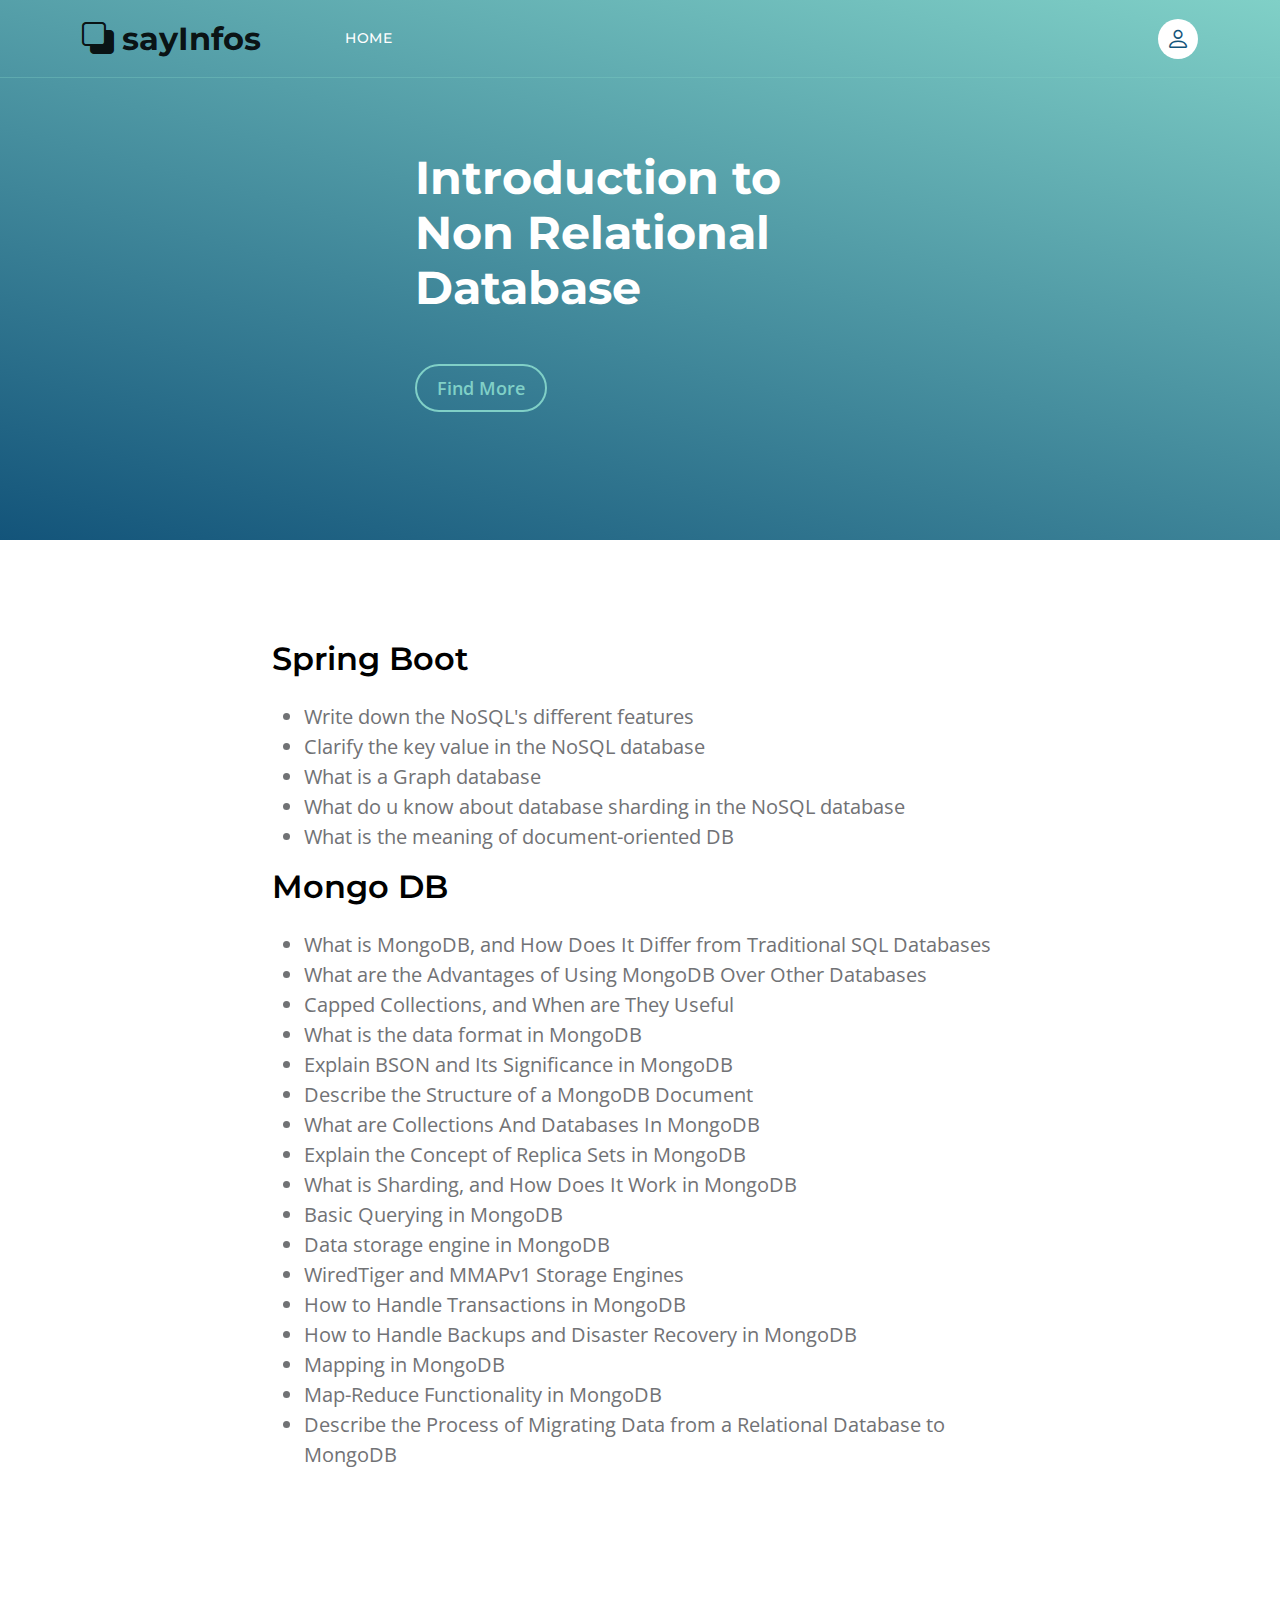
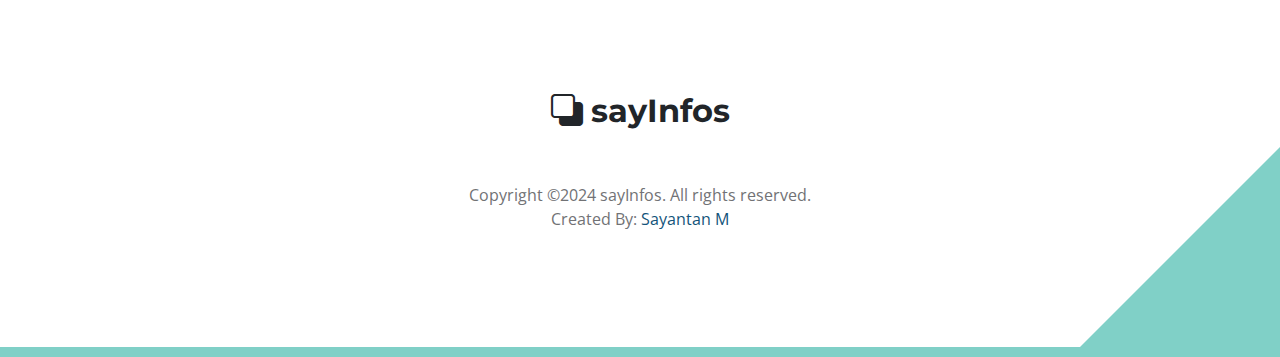
<file: nosql.html>
<!doctype html>
<html lang="en">
    <head>
        <meta charset="utf-8">
        <meta name="viewport" content="width=device-width, initial-scale=1">

        <meta name="description" content="">
        <meta name="author" content="">

        <title>NON-RDBMS</title>

        <!-- CSS FILES -->        
        <link rel="preconnect" href="https://fonts.googleapis.com">
        
        <link rel="preconnect" href="https://fonts.gstatic.com" crossorigin>

        <link href="https://fonts.googleapis.com/css2?family=Montserrat:wght@500;600;700&family=Open+Sans&display=swap" rel="stylesheet">
                        
        <link href="css/bootstrap.min.css" rel="stylesheet">

        <link href="css/bootstrap-icons.css" rel="stylesheet">

        <link href="css/templatemo-topic-listing.css" rel="stylesheet">
    </head>
    
    <body id="top">

        <main>

            <nav class="navbar navbar-expand-lg">
                <div class="container">
                    <a class="navbar-brand" href="index.html">
                        <i class="bi-back"></i>
                        <span>sayInfos</span>
                    </a>

                    <div class="d-lg-none ms-auto me-4">
                        <a href="#top" class="navbar-icon bi-person smoothscroll"></a>
                    </div>
    
                    <button class="navbar-toggler" type="button" data-bs-toggle="collapse" data-bs-target="#navbarNav" aria-controls="navbarNav" aria-expanded="false" aria-label="Toggle navigation">
                        <span class="navbar-toggler-icon"></span>
                    </button>
    
                    <div class="collapse navbar-collapse" id="navbarNav">
                        <ul class="navbar-nav ms-lg-5 me-lg-auto">
                            <li class="nav-item">
                                <a class="nav-link click-scroll" href="index.html#section_1">Home</a>
                            </li>

                        </ul>

                        <div class="d-none d-lg-block">
                            <a href="#top" class="navbar-icon bi-person smoothscroll"></a>
                        </div>
                    </div>
                </div>
            </nav>
            

            <header class="site-header d-flex flex-column justify-content-center align-items-center">
                <div class="container">
                    <div class="row justify-content-center align-items-center">

                        <div class="col-lg-5 col-12 mb-5">

                            <h2 class="text-white">Introduction to <br> Non Relational Database</h2>

                            <div class="d-flex align-items-center mt-5">
                                <a href="#topics-detail" class="btn custom-btn custom-border-btn smoothscroll me-4">Find More</a>
                            </div>
                        </div>
                    </div>
                </div>
            </header>


            <section class="topics-detail-section section-padding" id="topics-detail">
                <div class="container">
                    <div class="row">

                        <div class="col-lg-8 col-12 m-auto">
                            <h3 class="mb-4">Spring Boot</h3>

                            <ul>
<li>Write down the NoSQL's different features</li><li>
Clarify the key value in the NoSQL database</li><li>
What is a Graph database</li><li>
What do u know about database sharding in the NoSQL database</li><li>
What is the meaning of document-oriented DB</li>
                            </ul>
                    </div>
                    
                    <div class="col-lg-8 col-12 m-auto">
                            <h3 class="mb-4">Mongo DB</h3>

                            <ul>
<li>What is MongoDB, and How Does It Differ from Traditional SQL Databases</li><li>
What are the Advantages of Using MongoDB Over Other Databases</li><li>
Capped Collections, and When are They Useful</li><li>
What is the data format in MongoDB</li><li>
Explain BSON and Its Significance in MongoDB</li><li>
Describe the Structure of a MongoDB Document</li><li>
What are Collections And Databases In MongoDB</li><li>
Explain the Concept of Replica Sets in MongoDB</li><li>
What is Sharding, and How Does It Work in MongoDB</li><li>
Basic Querying in MongoDB</li><li>
Data storage engine in MongoDB</li><li>
WiredTiger and MMAPv1 Storage Engines</li><li>
How to Handle Transactions in MongoDB</li><li>
How to Handle Backups and Disaster Recovery in MongoDB</li><li>
Mapping in MongoDB</li><li>
Map-Reduce Functionality in MongoDB</li><li>
Describe the Process of Migrating Data from a Relational Database to MongoDB</li>
                            </ul>
                    </div>
                    
                    
                </div>
            </section>
        </main>
		
        <footer class="site-footer section-padding">
            <div class="container">

                    <div class="col-12 text-center">
                        <a class="navbar-brand mb-2" href="index.html">
                            <i class="bi-back"></i>
                            <span>sayInfos</span>
                        </a>
                    </div>

                    <div class="col-lg-12 col-md-4 col-12 mt-4 mt-lg-0 text-center">
                        <p class="copyright-text mt-lg-5 mt-4">Copyright ©2024 sayInfos. All rights reserved.
                        <br>Created By: <a rel="nofollow" href="#" target="_blank">Sayantan M</a></p>
                    </div>
            </div>
        </footer>

        <!-- JAVASCRIPT FILES -->
        <script src="js/jquery.min.js"></script>
        <script src="js/bootstrap.bundle.min.js"></script>
        <script src="js/jquery.sticky.js"></script>
        <script src="js/custom.js"></script>

    </body>
</html>
</file>
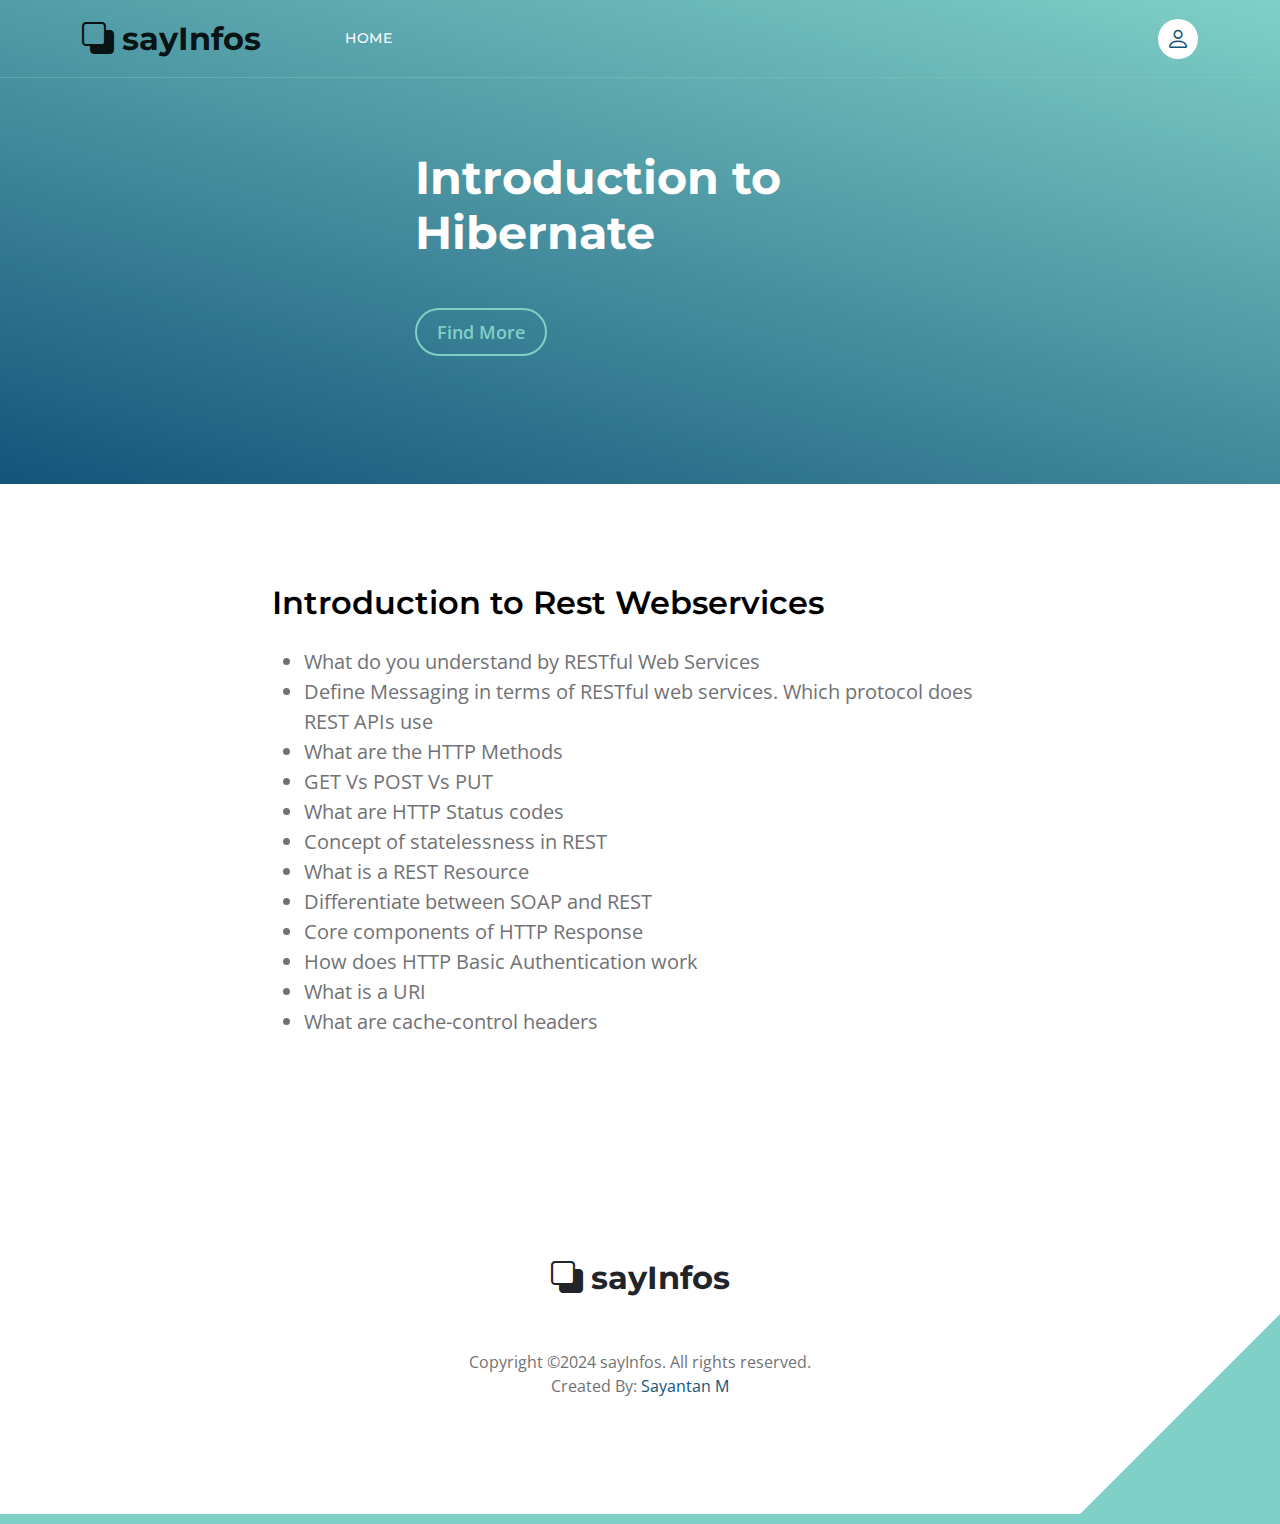
<file: rest.html>
<!doctype html>
<html lang="en">
    <head>
        <meta charset="utf-8">
        <meta name="viewport" content="width=device-width, initial-scale=1">

        <meta name="description" content="">
        <meta name="author" content="">

        <title>Rest</title>

        <!-- CSS FILES -->        
        <link rel="preconnect" href="https://fonts.googleapis.com">
        
        <link rel="preconnect" href="https://fonts.gstatic.com" crossorigin>

        <link href="https://fonts.googleapis.com/css2?family=Montserrat:wght@500;600;700&family=Open+Sans&display=swap" rel="stylesheet">
                        
        <link href="css/bootstrap.min.css" rel="stylesheet">

        <link href="css/bootstrap-icons.css" rel="stylesheet">

        <link href="css/templatemo-topic-listing.css" rel="stylesheet">
    </head>
    
    <body id="top">

        <main>

            <nav class="navbar navbar-expand-lg">
                <div class="container">
                    <a class="navbar-brand" href="index.html">
                        <i class="bi-back"></i>
                        <span>sayInfos</span>
                    </a>

                    <div class="d-lg-none ms-auto me-4">
                        <a href="#top" class="navbar-icon bi-person smoothscroll"></a>
                    </div>
    
                    <button class="navbar-toggler" type="button" data-bs-toggle="collapse" data-bs-target="#navbarNav" aria-controls="navbarNav" aria-expanded="false" aria-label="Toggle navigation">
                        <span class="navbar-toggler-icon"></span>
                    </button>
    
                    <div class="collapse navbar-collapse" id="navbarNav">
                        <ul class="navbar-nav ms-lg-5 me-lg-auto">
                            <li class="nav-item">
                                <a class="nav-link click-scroll" href="index.html#section_1">Home</a>
                            </li>

                        </ul>

                        <div class="d-none d-lg-block">
                            <a href="#top" class="navbar-icon bi-person smoothscroll"></a>
                        </div>
                    </div>
                </div>
            </nav>
            

            <header class="site-header d-flex flex-column justify-content-center align-items-center">
                <div class="container">
                    <div class="row justify-content-center align-items-center">

                        <div class="col-lg-5 col-12 mb-5">

                            <h2 class="text-white">Introduction to <br> Hibernate</h2>

                            <div class="d-flex align-items-center mt-5">
                                <a href="#topics-detail" class="btn custom-btn custom-border-btn smoothscroll me-4">Find More</a>
                            </div>
                        </div>
                    </div>
                </div>
            </header>


            <section class="topics-detail-section section-padding" id="topics-detail">
                <div class="container">
                    <div class="row">

                        <div class="col-lg-8 col-12 m-auto">
                            <h3 class="mb-4">Introduction to Rest Webservices</h3>

                         <ul>
                         <li>What do you understand by RESTful Web Services</li><li>
Define Messaging in terms of RESTful web services.
Which protocol does REST APIs use</li><li>
What are the HTTP Methods</li><li>
GET Vs POST Vs PUT</li><li>
What are HTTP Status codes</li><li>
Concept of statelessness in REST</li><li>
What is a REST Resource</li><li>
Differentiate between SOAP and REST</li><li>
Core components of HTTP Response</li><li>
How does HTTP Basic Authentication work</li><li>
What is a URI</li><li>
What are cache-control headers</li>
                         </ul>  

                    </div>
                </div>
            </section>
        </main>
		
        <footer class="site-footer section-padding">
            <div class="container">

                    <div class="col-12 text-center">
                        <a class="navbar-brand mb-2" href="index.html">
                            <i class="bi-back"></i>
                            <span>sayInfos</span>
                        </a>
                    </div>

                    <div class="col-lg-12 col-md-4 col-12 mt-4 mt-lg-0 text-center">
                        <p class="copyright-text mt-lg-5 mt-4">Copyright ©2024 sayInfos. All rights reserved.
                        <br>Created By: <a rel="nofollow" href="#" target="_blank">Sayantan M</a></p>
                    </div>
            </div>
        </footer>

        <!-- JAVASCRIPT FILES -->
        <script src="js/jquery.min.js"></script>
        <script src="js/bootstrap.bundle.min.js"></script>
        <script src="js/jquery.sticky.js"></script>
        <script src="js/custom.js"></script>

    </body>
</html>
</file>
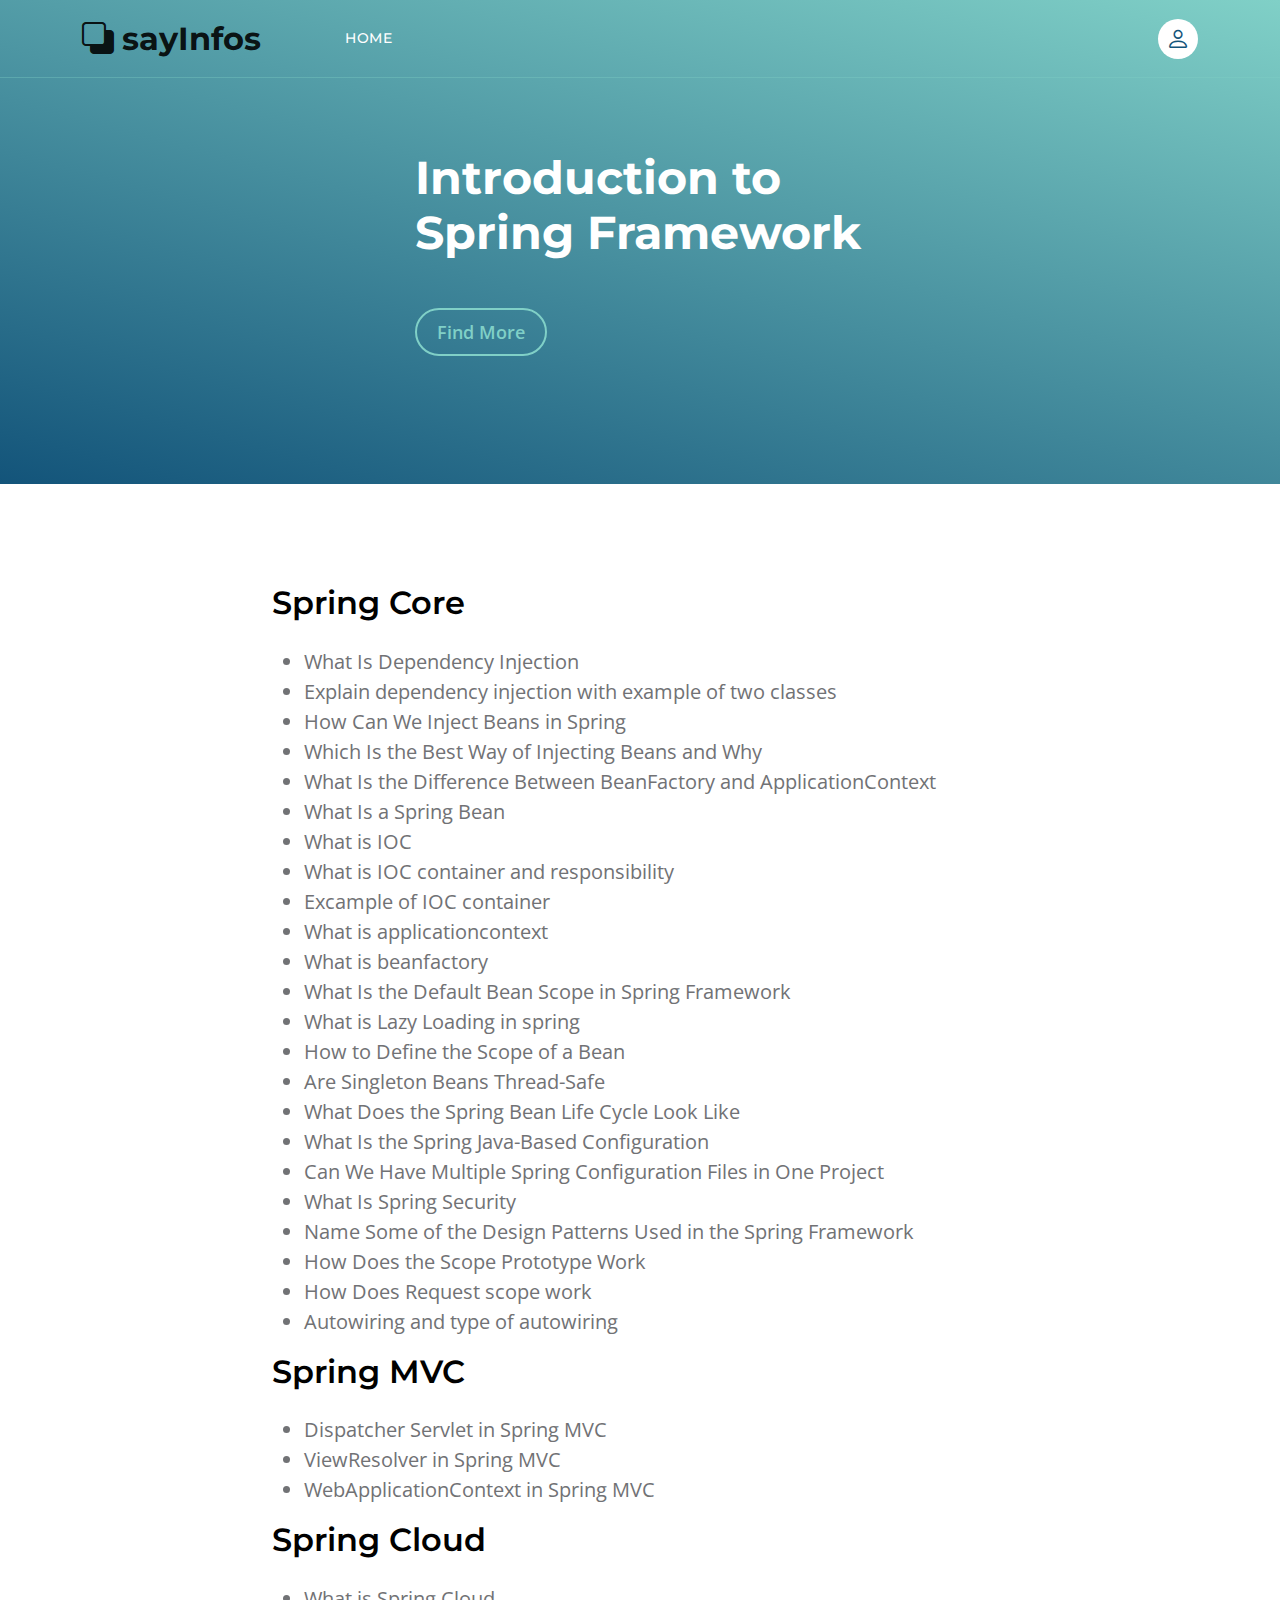
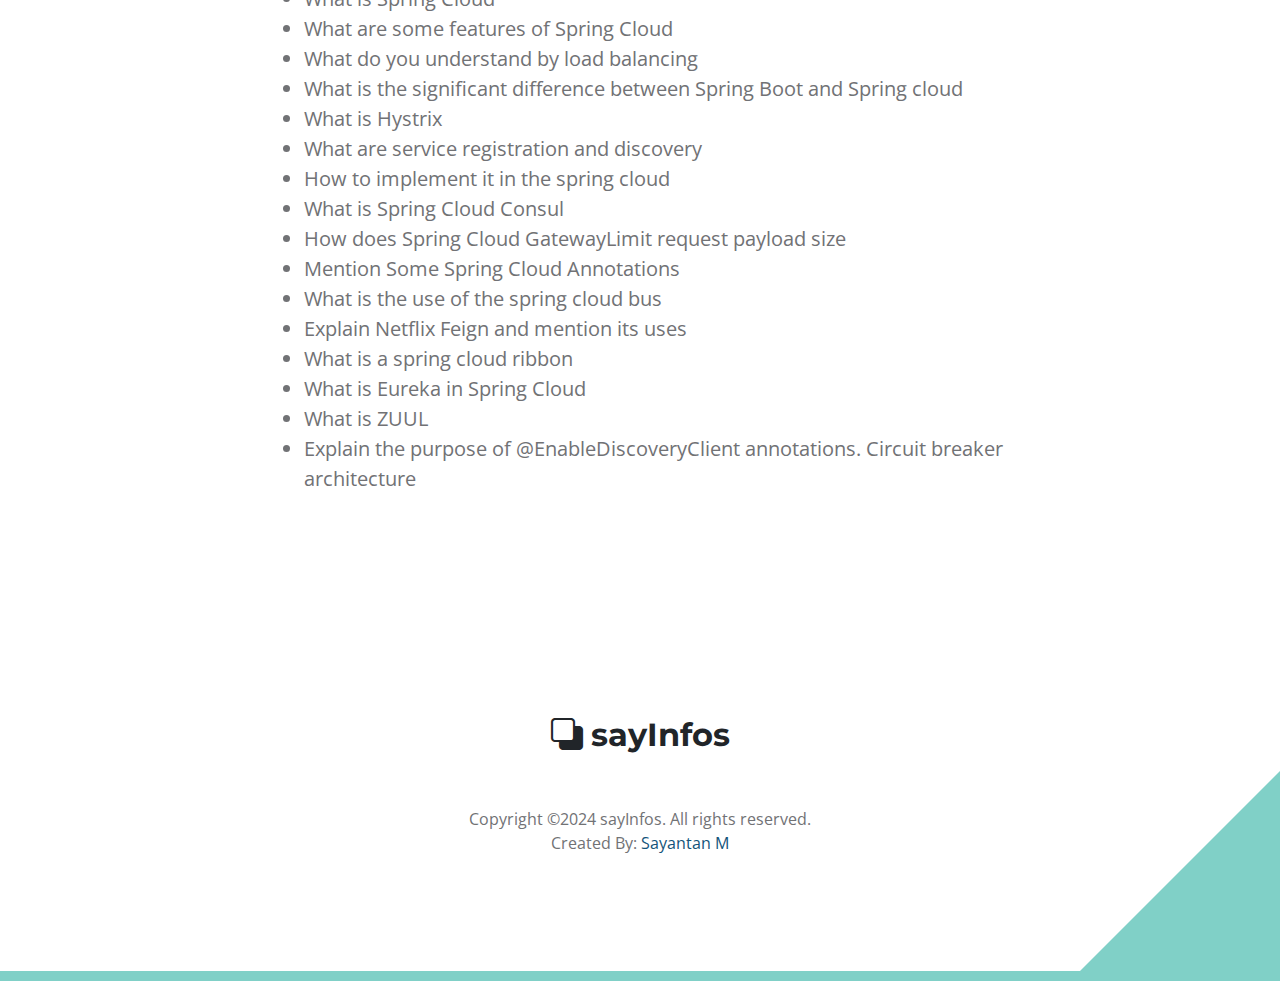
<file: spring.html>
<!doctype html>
<html lang="en">
    <head>
        <meta charset="utf-8">
        <meta name="viewport" content="width=device-width, initial-scale=1">

        <meta name="description" content="">
        <meta name="author" content="">

        <title>Spring</title>

        <!-- CSS FILES -->        
        <link rel="preconnect" href="https://fonts.googleapis.com">
        
        <link rel="preconnect" href="https://fonts.gstatic.com" crossorigin>

        <link href="https://fonts.googleapis.com/css2?family=Montserrat:wght@500;600;700&family=Open+Sans&display=swap" rel="stylesheet">
                        
        <link href="css/bootstrap.min.css" rel="stylesheet">

        <link href="css/bootstrap-icons.css" rel="stylesheet">

        <link href="css/templatemo-topic-listing.css" rel="stylesheet">
    </head>
    
    <body id="top">

        <main>

            <nav class="navbar navbar-expand-lg">
                <div class="container">
                    <a class="navbar-brand" href="index.html">
                        <i class="bi-back"></i>
                        <span>sayInfos</span>
                    </a>

                    <div class="d-lg-none ms-auto me-4">
                        <a href="#top" class="navbar-icon bi-person smoothscroll"></a>
                    </div>
    
                    <button class="navbar-toggler" type="button" data-bs-toggle="collapse" data-bs-target="#navbarNav" aria-controls="navbarNav" aria-expanded="false" aria-label="Toggle navigation">
                        <span class="navbar-toggler-icon"></span>
                    </button>
    
                    <div class="collapse navbar-collapse" id="navbarNav">
                        <ul class="navbar-nav ms-lg-5 me-lg-auto">
                            <li class="nav-item">
                                <a class="nav-link click-scroll" href="index.html#section_1">Home</a>
                            </li>

                        </ul>

                        <div class="d-none d-lg-block">
                            <a href="#top" class="navbar-icon bi-person smoothscroll"></a>
                        </div>
                    </div>
                </div>
            </nav>
            

            <header class="site-header d-flex flex-column justify-content-center align-items-center">
                <div class="container">
                    <div class="row justify-content-center align-items-center">

                        <div class="col-lg-5 col-12 mb-5">

                            <h2 class="text-white">Introduction to <br> Spring Framework</h2>

                            <div class="d-flex align-items-center mt-5">
                                <a href="#topics-detail" class="btn custom-btn custom-border-btn smoothscroll me-4">Find More</a>
                            </div>
                        </div>
                    </div>
                </div>
            </header>


            <section class="topics-detail-section section-padding" id="topics-detail">
                <div class="container">
                    <div class="row">

                        <div class="col-lg-8 col-12 m-auto">
                            <h3 class="mb-4">Spring Core</h3>

                            <ul>
<li>What Is Dependency Injection</li><li>
Explain dependency injection with example of two classes</li><li>
How Can We Inject Beans in Spring</li><li> 
Which Is the Best Way of Injecting Beans and Why</li><li>
What Is the Difference Between BeanFactory and ApplicationContext</li><li>
What Is a Spring Bean</li><li>
What is IOC</li><li>
What is IOC container and responsibility</li><li>
Excample of IOC container</li><li>
What is applicationcontext</li><li>
What is beanfactory</li><li>
What Is the Default Bean Scope in Spring Framework</li><li>
What is Lazy Loading in spring</li><li>
How to Define the Scope of a Bean</li><li>
Are Singleton Beans Thread-Safe</li><li>
What Does the Spring Bean Life Cycle Look Like</li><li>
What Is the Spring Java-Based Configuration</li><li>
Can We Have Multiple Spring Configuration Files in One Project</li><li>
What Is Spring Security</li><li>
Name Some of the Design Patterns Used in the Spring Framework</li><li>
How Does the Scope Prototype Work</li><li>
How Does Request scope work</li><li>
Autowiring and type of autowiring</li>
                            </ul>
                    </div>
                    
                    <div class="col-lg-8 col-12 m-auto">
                            <h3 class="mb-4">Spring MVC</h3>

                            <ul>
<li>Dispatcher Servlet in Spring MVC</li><li>
ViewResolver in Spring MVC</li><li>
WebApplicationContext in Spring MVC</li>
                            </ul>
                    </div>
                    
                    <div class="col-lg-8 col-12 m-auto">
                            <h3 class="mb-4">Spring Cloud</h3>

                            <ul>
<li>What is Spring Cloud</li><li>
What are some features of Spring Cloud</li><li>
What do you understand by load balancing</li><li>
What is the significant difference between Spring Boot and Spring cloud</li><li>
What is Hystrix</li><li>
What are service registration and discovery</li><li> How to implement it in the spring cloud</li><li>
What is Spring Cloud Consul</li><li>
How does Spring Cloud GatewayLimit request payload size</li><li>
Mention Some Spring Cloud Annotations</li><li> 
What is the use of the spring cloud bus</li><li>
Explain Netflix Feign and mention its uses</li><li>
What is a spring cloud ribbon</li><li>
What is Eureka in Spring Cloud</li><li>
What is ZUUL</li><li> 
Explain the purpose of @EnableDiscoveryClient annotations. 
Circuit breaker architecture</li>
                            </ul>
                    </div>
                    
                </div>
            </section>
        </main>
		
        <footer class="site-footer section-padding">
            <div class="container">

                    <div class="col-12 text-center">
                        <a class="navbar-brand mb-2" href="index.html">
                            <i class="bi-back"></i>
                            <span>sayInfos</span>
                        </a>
                    </div>

                    <div class="col-lg-12 col-md-4 col-12 mt-4 mt-lg-0 text-center">
                        <p class="copyright-text mt-lg-5 mt-4">Copyright ©2024 sayInfos. All rights reserved.
                        <br>Created By: <a rel="nofollow" href="#" target="_blank">Sayantan M</a></p>
                    </div>
            </div>
        </footer>

        <!-- JAVASCRIPT FILES -->
        <script src="js/jquery.min.js"></script>
        <script src="js/bootstrap.bundle.min.js"></script>
        <script src="js/jquery.sticky.js"></script>
        <script src="js/custom.js"></script>

    </body>
</html>
</file>
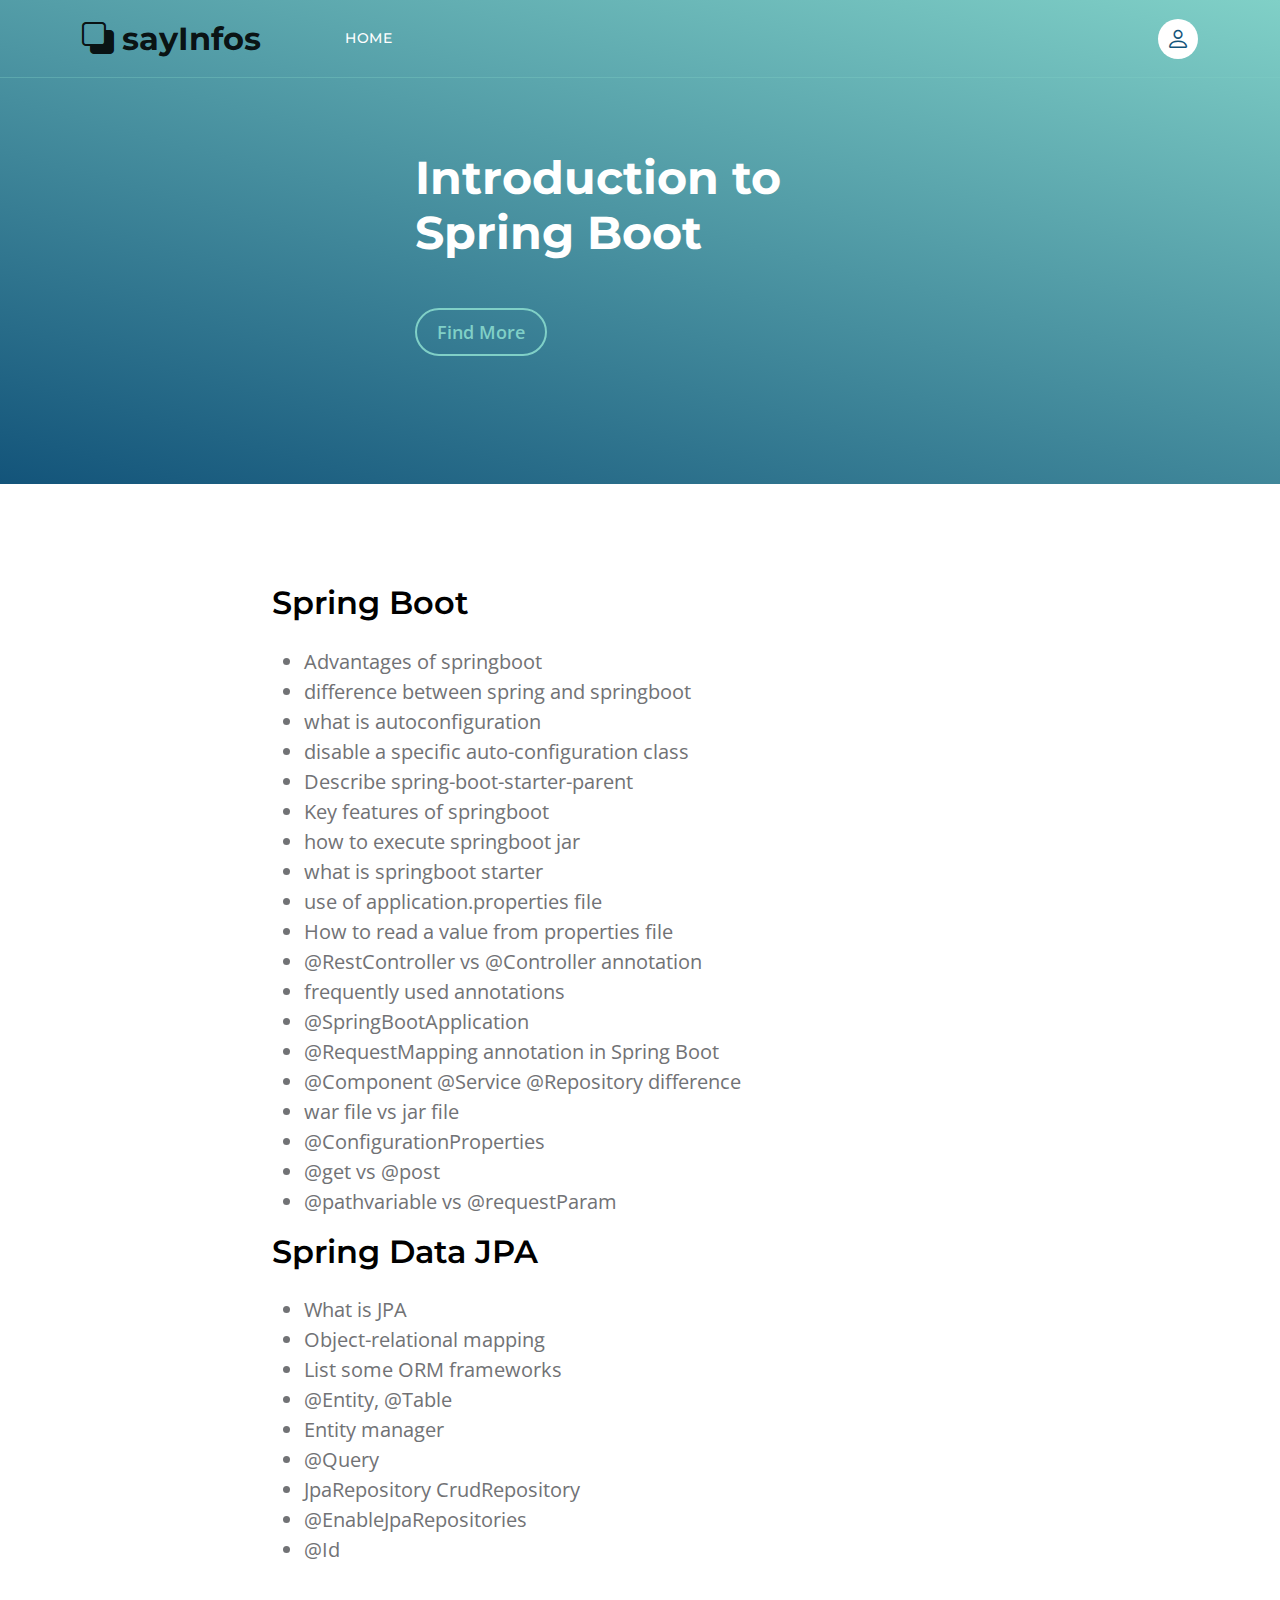
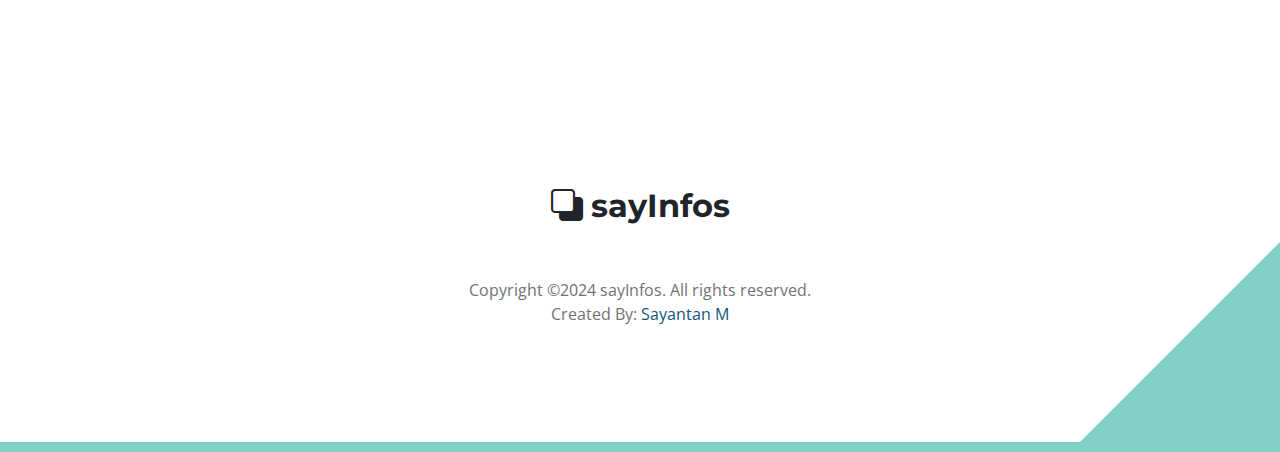
<file: springboot.html>
<!doctype html>
<html lang="en">
    <head>
        <meta charset="utf-8">
        <meta name="viewport" content="width=device-width, initial-scale=1">

        <meta name="description" content="">
        <meta name="author" content="">

        <title>Spring Boot</title>

        <!-- CSS FILES -->        
        <link rel="preconnect" href="https://fonts.googleapis.com">
        
        <link rel="preconnect" href="https://fonts.gstatic.com" crossorigin>

        <link href="https://fonts.googleapis.com/css2?family=Montserrat:wght@500;600;700&family=Open+Sans&display=swap" rel="stylesheet">
                        
        <link href="css/bootstrap.min.css" rel="stylesheet">

        <link href="css/bootstrap-icons.css" rel="stylesheet">

        <link href="css/templatemo-topic-listing.css" rel="stylesheet">
    </head>
    
    <body id="top">

        <main>

            <nav class="navbar navbar-expand-lg">
                <div class="container">
                    <a class="navbar-brand" href="index.html">
                        <i class="bi-back"></i>
                        <span>sayInfos</span>
                    </a>

                    <div class="d-lg-none ms-auto me-4">
                        <a href="#top" class="navbar-icon bi-person smoothscroll"></a>
                    </div>
    
                    <button class="navbar-toggler" type="button" data-bs-toggle="collapse" data-bs-target="#navbarNav" aria-controls="navbarNav" aria-expanded="false" aria-label="Toggle navigation">
                        <span class="navbar-toggler-icon"></span>
                    </button>
    
                    <div class="collapse navbar-collapse" id="navbarNav">
                        <ul class="navbar-nav ms-lg-5 me-lg-auto">
                            <li class="nav-item">
                                <a class="nav-link click-scroll" href="index.html#section_1">Home</a>
                            </li>

                        </ul>

                        <div class="d-none d-lg-block">
                            <a href="#top" class="navbar-icon bi-person smoothscroll"></a>
                        </div>
                    </div>
                </div>
            </nav>
            

            <header class="site-header d-flex flex-column justify-content-center align-items-center">
                <div class="container">
                    <div class="row justify-content-center align-items-center">

                        <div class="col-lg-5 col-12 mb-5">

                            <h2 class="text-white">Introduction to <br> Spring Boot</h2>

                            <div class="d-flex align-items-center mt-5">
                                <a href="#topics-detail" class="btn custom-btn custom-border-btn smoothscroll me-4">Find More</a>
                            </div>
                        </div>
                    </div>
                </div>
            </header>


            <section class="topics-detail-section section-padding" id="topics-detail">
                <div class="container">
                    <div class="row">

                        <div class="col-lg-8 col-12 m-auto">
                            <h3 class="mb-4">Spring Boot</h3>

                            <ul>
<li>Advantages of springboot</li><li>
difference between spring and springboot</li><li>
what is autoconfiguration</li><li>
disable a specific auto-configuration class</li><li>
Describe spring-boot-starter-parent</li><li>
Key features of springboot</li><li>
how to execute springboot jar</li><li>
what is springboot starter</li><li>
use of application.properties file</li><li>
How to read a value from properties file</li><li>
@RestController vs @Controller annotation</li><li>
frequently used annotations</li><li>
@SpringBootApplication</li><li>
@RequestMapping annotation in Spring Boot</li><li>
@Component @Service @Repository difference</li><li>
war file vs jar file</li><li>
@ConfigurationProperties</li><li>
@get vs @post</li><li>
@pathvariable vs @requestParam</li>
                            </ul>
                    </div>
                    
                    <div class="col-lg-8 col-12 m-auto">
                            <h3 class="mb-4">Spring Data JPA</h3>

                            <ul>
<li>What is JPA</li><li>
Object-relational mapping</li><li>
List some ORM frameworks</li><li>
@Entity, @Table</li><li>
Entity manager</li><li>
@Query</li><li>
JpaRepository CrudRepository</li><li>
@EnableJpaRepositories </li><li>
@Id</li>
                            </ul>
                    </div>
                    
                    
                </div>
            </section>
        </main>
		
        <footer class="site-footer section-padding">
            <div class="container">

                    <div class="col-12 text-center">
                        <a class="navbar-brand mb-2" href="index.html">
                            <i class="bi-back"></i>
                            <span>sayInfos</span>
                        </a>
                    </div>

                    <div class="col-lg-12 col-md-4 col-12 mt-4 mt-lg-0 text-center">
                        <p class="copyright-text mt-lg-5 mt-4">Copyright ©2024 sayInfos. All rights reserved.
                        <br>Created By: <a rel="nofollow" href="#" target="_blank">Sayantan M</a></p>
                    </div>
            </div>
        </footer>

        <!-- JAVASCRIPT FILES -->
        <script src="js/jquery.min.js"></script>
        <script src="js/bootstrap.bundle.min.js"></script>
        <script src="js/jquery.sticky.js"></script>
        <script src="js/custom.js"></script>

    </body>
</html>
</file>
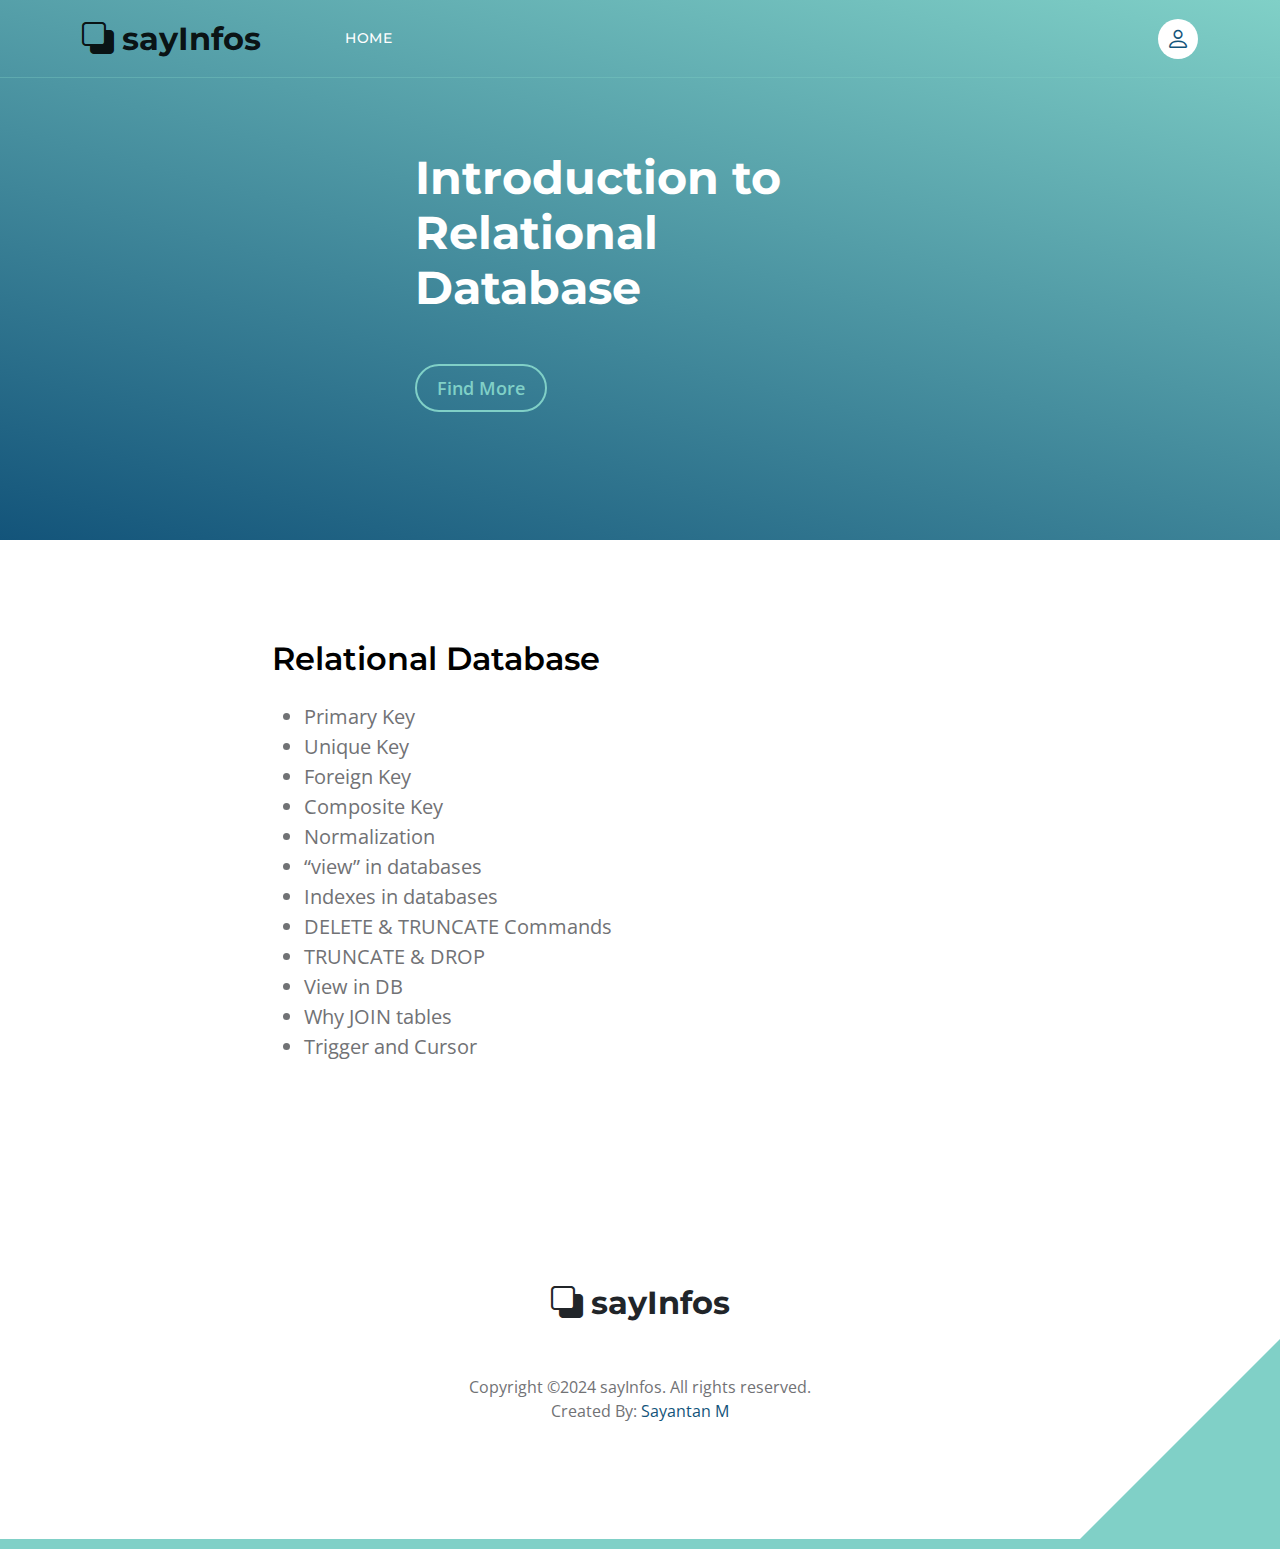
<file: sql.html>
<!doctype html>
<html lang="en">
    <head>
        <meta charset="utf-8">
        <meta name="viewport" content="width=device-width, initial-scale=1">

        <meta name="description" content="">
        <meta name="author" content="">

        <title>RDBMS</title>

        <!-- CSS FILES -->        
        <link rel="preconnect" href="https://fonts.googleapis.com">
        
        <link rel="preconnect" href="https://fonts.gstatic.com" crossorigin>

        <link href="https://fonts.googleapis.com/css2?family=Montserrat:wght@500;600;700&family=Open+Sans&display=swap" rel="stylesheet">
                        
        <link href="css/bootstrap.min.css" rel="stylesheet">

        <link href="css/bootstrap-icons.css" rel="stylesheet">

        <link href="css/templatemo-topic-listing.css" rel="stylesheet">
    </head>
    
    <body id="top">

        <main>

            <nav class="navbar navbar-expand-lg">
                <div class="container">
                    <a class="navbar-brand" href="index.html">
                        <i class="bi-back"></i>
                        <span>sayInfos</span>
                    </a>

                    <div class="d-lg-none ms-auto me-4">
                        <a href="#top" class="navbar-icon bi-person smoothscroll"></a>
                    </div>
    
                    <button class="navbar-toggler" type="button" data-bs-toggle="collapse" data-bs-target="#navbarNav" aria-controls="navbarNav" aria-expanded="false" aria-label="Toggle navigation">
                        <span class="navbar-toggler-icon"></span>
                    </button>
    
                    <div class="collapse navbar-collapse" id="navbarNav">
                        <ul class="navbar-nav ms-lg-5 me-lg-auto">
                            <li class="nav-item">
                                <a class="nav-link click-scroll" href="index.html#section_1">Home</a>
                            </li>

                        </ul>

                        <div class="d-none d-lg-block">
                            <a href="#top" class="navbar-icon bi-person smoothscroll"></a>
                        </div>
                    </div>
                </div>
            </nav>
            

            <header class="site-header d-flex flex-column justify-content-center align-items-center">
                <div class="container">
                    <div class="row justify-content-center align-items-center">

                        <div class="col-lg-5 col-12 mb-5">

                            <h2 class="text-white">Introduction to <br> Relational Database</h2>

                            <div class="d-flex align-items-center mt-5">
                                <a href="#topics-detail" class="btn custom-btn custom-border-btn smoothscroll me-4">Find More</a>
                            </div>
                        </div>
                    </div>
                </div>
            </header>


            <section class="topics-detail-section section-padding" id="topics-detail">
                <div class="container">
                    <div class="row">

                        <div class="col-lg-8 col-12 m-auto">
                            <h3 class="mb-4">Relational Database</h3>

                            <ul>
<li>Primary Key</li><li>
Unique Key</li><li>
Foreign Key</li><li>
Composite Key</li><li>
Normalization</li><li>
“view” in databases</li><li>
Indexes in databases</li><li>
DELETE & TRUNCATE Commands</li><li>
TRUNCATE & DROP</li><li>
View in DB</li><li>
Why JOIN tables</li><li>
Trigger and Cursor</li>
                            </ul>
                    </div>
                    
                    
                    
                </div>
            </section>
        </main>
		
        <footer class="site-footer section-padding">
            <div class="container">

                    <div class="col-12 text-center">
                        <a class="navbar-brand mb-2" href="index.html">
                            <i class="bi-back"></i>
                            <span>sayInfos</span>
                        </a>
                    </div>

                    <div class="col-lg-12 col-md-4 col-12 mt-4 mt-lg-0 text-center">
                        <p class="copyright-text mt-lg-5 mt-4">Copyright ©2024 sayInfos. All rights reserved.
                        <br>Created By: <a rel="nofollow" href="#" target="_blank">Sayantan M</a></p>
                    </div>
            </div>
        </footer>

        <!-- JAVASCRIPT FILES -->
        <script src="js/jquery.min.js"></script>
        <script src="js/bootstrap.bundle.min.js"></script>
        <script src="js/jquery.sticky.js"></script>
        <script src="js/custom.js"></script>

    </body>
</html>
</file>
<file: css/templatemo-topic-listing.css>
/*

TemplateMo 590 topic listing

https://templatemo.com/tm-590-topic-listing

*/

/*---------------------------------------
  CUSTOM PROPERTIES ( VARIABLES )             
-----------------------------------------*/
:root {
  --white-color:                  #ffffff;
  --primary-color:                #13547a;
  --secondary-color:              #80d0c7;
  --section-bg-color:             #f0f8ff;
  --custom-btn-bg-color:          #80d0c7;
  --custom-btn-bg-hover-color:    #13547a;
  --dark-color:                   #000000;
  --p-color:                      #717275;
  --border-color:                 #7fffd4;
  --link-hover-color:             #13547a;

  --body-font-family:             'Open Sans', sans-serif;
  --title-font-family:            'Montserrat', sans-serif;

  --h1-font-size:                 58px;
  --h2-font-size:                 46px;
  --h3-font-size:                 32px;
  --h4-font-size:                 28px;
  --h5-font-size:                 24px;
  --h6-font-size:                 22px;
  --p-font-size:                  20px;
  --menu-font-size:               14px;
  --btn-font-size:                18px;
  --copyright-font-size:          16px;

  --border-radius-large:          100px;
  --border-radius-medium:         20px;
  --border-radius-small:          10px;

  --font-weight-normal:           400;
  --font-weight-medium:           500;
  --font-weight-semibold:         600;
  --font-weight-bold:             700;
}

body {
  background-color: var(--white-color);
  font-family: var(--body-font-family); 
}


/*---------------------------------------
  TYPOGRAPHY               
-----------------------------------------*/

h2,
h3,
h4,
h5,
h6 {
  color: var(--dark-color);
}

h1,
h2,
h3,
h4,
h5,
h6 {
  font-family: var(--title-font-family); 
  font-weight: var(--font-weight-semibold);
}

h1 {
  font-size: var(--h1-font-size);
  font-weight: var(--font-weight-bold);
}

h2 {
  font-size: var(--h2-font-size);
  font-weight: var(--font-weight-bold);
}

h3 {
  font-size: var(--h3-font-size);
}

h4 {
  font-size: var(--h4-font-size);
}

h5 {
  font-size: var(--h5-font-size);
}

h6 {
  color: var(--primary-color);
  font-size: var(--h6-font-size);
}

p {
  color: var(--p-color);
  font-size: var(--p-font-size);
  font-weight: var(--font-weight-normal);
}

ul li {
  color: var(--p-color);
  font-size: var(--p-font-size);
  font-weight: var(--font-weight-normal);
}

a, 
button {
  touch-action: manipulation;
  transition: all 0.3s;
}

a {
  display: inline-block;
  color: var(--primary-color);
  text-decoration: none;
}

a:hover {
  color: var(--link-hover-color);
}

b,
strong {
  font-weight: var(--font-weight-bold);
}


/*---------------------------------------
  SECTION               
-----------------------------------------*/
.section-padding {
  padding-top: 100px;
  padding-bottom: 100px;
}

.section-bg {
  background-color: var(--section-bg-color);
}

.section-overlay {
  background-image: linear-gradient(15deg, #13547a 0%, #80d0c7 100%);
  position: absolute;
  top: 0;
  left: 0;
  pointer-events: none;
  width: 100%;
  height: 100%;
  opacity: 0.85;
}

.section-overlay + .container {
  position: relative;
}

.tab-content {
  background-color: var(--white-color);
  border-radius: var(--border-radius-medium);
}

.nav-tabs {
  border-bottom: 1px solid #ecf3f2;
  margin-bottom: 40px;
  justify-content: center;
}

.nav-tabs .nav-link {
  border-radius: 0;
  border-top: 0;
  border-right: 0;
  border-left: 0;
  color: var(--p-color);
  font-family: var(--title-font-family);
  font-size: var(--btn-font-size);
  font-weight: var(--font-weight-medium);
  padding: 15px 25px;
  transition: all 0.3s;
}

.nav-tabs .nav-link:first-child {
  margin-right: 20px;
}

.nav-tabs .nav-item.show .nav-link, 
.nav-tabs .nav-link.active,
.nav-tabs .nav-link:focus, 
.nav-tabs .nav-link:hover {
  border-bottom-color: var(--primary-color);
  color: var(--primary-color);
}


/*---------------------------------------
  CUSTOM ICON COLOR               
-----------------------------------------*/
.custom-icon {
  color: var(--secondary-color);
}


/*---------------------------------------
  CUSTOM BUTTON               
-----------------------------------------*/
.custom-btn {
  background: var(--custom-btn-bg-color);
  border: 2px solid transparent;
  border-radius: var(--border-radius-large);
  color: var(--white-color);
  font-size: var(--btn-font-size);
  font-weight: var(--font-weight-semibold);
  line-height: normal;
  transition: all 0.3s;
  padding: 10px 20px;
}

.custom-btn:hover {
  background: var(--custom-btn-bg-hover-color);
  color: var(--white-color);
}

.custom-border-btn {
  background: transparent;
  border: 2px solid var(--custom-btn-bg-color);
  color: var(--custom-btn-bg-color);
}

.custom-border-btn:hover {
  background: var(--custom-btn-bg-color);
  border-color: transparent;
  color: var(--white-color);
}

.custom-btn-bg-white {
  border-color: var(--white-color);
  color: var(--white-color);
}


/*---------------------------------------
  SITE HEADER              
-----------------------------------------*/
.site-header {
  background-image: linear-gradient(15deg, #13547a 0%, #80d0c7 100%);
  padding-top: 150px;
  padding-bottom: 80px;
}

.site-header .container {
  height: 100%;
}

.breadcrumb-item+.breadcrumb-item::before,
.breadcrumb-item a:hover,
.breadcrumb-item.active {
  color: var(--white-color);
}

.site-header .custom-icon {
  color: var(--white-color);
  font-size: var(--h4-font-size);
}

.site-header .custom-icon:hover {
  color: var(--secondary-color);
}


/*---------------------------------------
  NAVIGATION              
-----------------------------------------*/
.sticky-wrapper {
  position: absolute;
  top: 0;
  right: 0;
  left: 0;
}

.sticky-wrapper.is-sticky .navbar {
  background-color: var(--secondary-color);
}

.navbar {
  background: transparent;
  border-bottom: 1px solid rgba(128, 208, 199, 0.35);
  z-index: 9;
}

.navbar-brand,
.navbar-brand:hover {
  font-size: var(--h3-font-size);
  font-weight: var(--font-weight-bold);
  display: block;
}

.navbar-brand span {
  font-family: var(--title-font-family);
}

.navbar-expand-lg .navbar-nav .nav-link {
  border-radius: var(--border-radius-large);
  margin: 10px;
  padding: 10px;
}

.navbar-nav .nav-link {
  display: inline-block;
  color: var(--white-color);
  font-family: var(--title-font-family); 
  font-size: var(--menu-font-size);
  font-weight: var(--font-weight-medium);
  text-transform: uppercase;
  letter-spacing: 0.5px;
  position: relative;
  padding-top: 15px;
  padding-bottom: 15px;
}

.navbar-nav .nav-link.active, 
.navbar-nav .nav-link:hover {
  color: var(--primary-color);
}

.navbar .dropdown-menu {
  background: var(--white-color);
  box-shadow: 0 1rem 3rem rgba(0,0,0,.175);
  border: 0;
  display: inherit;
  opacity: 0;
  min-width: 9rem;
  margin-top: 20px;
  padding: 13px 0 10px 0;
  transition: all 0.3s;
  pointer-events: none;
}

.navbar .dropdown-menu::before {
  content: "";
  width: 0;
  height: 0;
  border-left: 20px solid transparent;
  border-right: 20px solid transparent;
  border-bottom: 15px solid var(--white-color);
  position: absolute;
  top: -10px;
  left: 10px;
}

.navbar .dropdown-item {
  display: inline-block;
  color: var(--p-bg-color);
  font-family: var(--title-font-family); 
  font-size: var(--menu-font-size);
  font-weight: var(--font-weight-medium);
  text-transform: uppercase;
  letter-spacing: 0.5px;
  position: relative;
}

.navbar .dropdown-item.active, 
.navbar .dropdown-item:active,
.navbar .dropdown-item:focus, 
.navbar .dropdown-item:hover {
  background: transparent;
  color: var(--primary-color);
}

.navbar .dropdown-toggle::after {
  content: "\f282";
  display: inline-block;
  font-family: bootstrap-icons !important;
  font-size: var(--copyright-font-size);
  font-style: normal;
  font-weight: normal !important;
  font-variant: normal;
  text-transform: none;
  line-height: 1;
  vertical-align: -.125em;
  -webkit-font-smoothing: antialiased;
  -moz-osx-font-smoothing: grayscale;
  position: relative;
  left: 2px;
  border: 0;
}

@media screen and (min-width: 992px) {
  .navbar .dropdown:hover .dropdown-menu {
    opacity: 1;
    margin-top: 0;
    pointer-events: auto;
  }
}

.navbar-icon {
  background: var(--white-color);
  border-radius: var(--border-radius-large);
  display: inline-block;
  font-size: var(--h5-font-size);
  width: 40px;
  height: 40px;
  line-height: 40px;
  text-align: center;
  transition: all 0.3s ease;
}

.navbar-icon:hover {
  background: var(--primary-color);
  color: var(--white-color);
}

.navbar-toggler {
  border: 0;
  padding: 0;
  cursor: pointer;
  margin: 0;
  width: 30px;
  height: 35px;
  outline: none;
}

.navbar-toggler:focus {
  outline: none;
  box-shadow: none;
}

.navbar-toggler[aria-expanded="true"] .navbar-toggler-icon {
  background: transparent;
}

.navbar-toggler[aria-expanded="true"] .navbar-toggler-icon:before,
.navbar-toggler[aria-expanded="true"] .navbar-toggler-icon:after {
  transition: top 300ms 50ms ease, -webkit-transform 300ms 350ms ease;
  transition: top 300ms 50ms ease, transform 300ms 350ms ease;
  transition: top 300ms 50ms ease, transform 300ms 350ms ease, -webkit-transform 300ms 350ms ease;
  top: 0;
}

.navbar-toggler[aria-expanded="true"] .navbar-toggler-icon:before {
  transform: rotate(45deg);
}

.navbar-toggler[aria-expanded="true"] .navbar-toggler-icon:after {
  transform: rotate(-45deg);
}

.navbar-toggler .navbar-toggler-icon {
  background: var(--white-color);
  transition: background 10ms 300ms ease;
  display: block;
  width: 30px;
  height: 2px;
  position: relative;
}

.navbar-toggler .navbar-toggler-icon:before,
.navbar-toggler .navbar-toggler-icon:after {
  transition: top 300ms 350ms ease, -webkit-transform 300ms 50ms ease;
  transition: top 300ms 350ms ease, transform 300ms 50ms ease;
  transition: top 300ms 350ms ease, transform 300ms 50ms ease, -webkit-transform 300ms 50ms ease;
  position: absolute;
  right: 0;
  left: 0;
  background: var(--white-color);
  width: 30px;
  height: 2px;
  content: '';
}

.navbar-toggler .navbar-toggler-icon::before {
  top: -8px;
}

.navbar-toggler .navbar-toggler-icon::after {
  top: 8px;
}


/*---------------------------------------
  HERO        
-----------------------------------------*/
.hero-section {
  background-image: linear-gradient(15deg, #13547a 0%, #80d0c7 100%);
  position: relative;
  overflow: hidden;
  padding-top: 150px;
  padding-bottom: 150px;
}

.hero-section .input-group {
  background-color: var(--white-color);
  border-radius: var(--border-radius-large);
  padding: 10px 15px;
}

.hero-section .input-group-text {
  background-color: transparent;
  border: 0;
}

.hero-section input[type="search"] {
  border: 0;
  box-shadow: none;
  margin-bottom: 0;
  padding-left: 0;
}

.hero-section button[type="submit"] {
  background-color: var(--primary-color);
  border: 0;
  border-radius: var(--border-radius-large) !important;
  color: var(--white-color);
  max-width: 150px;
}


/*---------------------------------------
  TOPICS              
-----------------------------------------*/
.featured-section {
  background-color: var(--secondary-color);
  border-radius: 0 0 100px 100px;
  padding-bottom: 100px;
}

.featured-section .row {
  position: relative;
  bottom: 100px;
  margin-bottom: -100px;
}

.custom-block {
  border-radius: var(--border-radius-medium);
  position: relative;
  overflow: hidden;
  padding: 30px;
  transition: all 0.3s ease;
  height: 100%;
}

.custom-block:hover {
  background-color: var(--secondary-color);
  transform: translateY(-3px);
}

.custom-block > a {
  width: 100%;
}

.custom-block-image {
  display: block;
  width: 100%;
  height: 200px;
  object-fit: cover;
  margin-top: 35px;
}

.custom-block .rounded-pill {
  border-radius: 5px !important;
  display: flex;
  justify-content: center;
  text-align: center;
  width: 30px;
  height: 30px;
  line-height: 20px;
}

.custom-block-overlay {
  height: 100%;
  min-height: 350px;
  padding: 0;
}

.custom-block-overlay > a {
  height: 100%;
}

.custom-block-overlay .custom-block-image {
  border-radius: var(--border-radius-medium);
  display: block;
  height: 100%;
  margin-top: 0;
}

.custom-block-overlay-text {
  position: absolute;
  z-index: 2;
  top: 0;
  right: 0;
  left: 0;
  padding: 30px;
}

.social-share {
  position: absolute;
  bottom: 0;
  right: 0;
  left: 0;
  z-index: 2;
  padding: 20px 35px;
}

.social-share .bi-bookmark {
  color: var(--white-color);
  font-size: var(--h5-font-size);
}

.social-share .bi-bookmark:hover {
  color: var(--secondary-color);
}

.bg-design {
  background-color: #00B0FF;
}

.bg-graphic {
  background-color: #00BFA6;
}

.bg-advertising {
  background-color: #F50057;
}

.bg-finance {
  background-color: #536DFE;
}

.bg-music {
  background-color: #F9A826;
}

.bg-education {
  background-color: #00BFA6;
}


/*---------------------------------------
  TOPICS               
-----------------------------------------*/
.topics-detail-block {
  border-radius: var(--border-radius-medium);
  position: relative;
  overflow: hidden;
}

.topics-detail-block-image {
  display: block;
  border-radius: var(--border-radius-medium);
}

blockquote {
  background-color: var(--section-bg-color);
  border-radius: var(--border-radius-small);
  font-family: var(--title-font-family);
  font-size: var(--h4-font-size);
  font-weight: var(--font-weight-bold);
  display: inline-block;
  text-align: center;
  margin: 30px;
  padding: 40px;
}

.topics-listing-page .site-header {
  padding-bottom: 65px;
}

.custom-block-topics-listing-info {
  margin: 30px 20px 20px 30px;
}

.custom-block-topics-listing {
  height: inherit;
}

.custom-block-topics-listing .custom-block-image {
  width: 200px;
}


/*---------------------------------------
  PAGINATION              
-----------------------------------------*/
.pagination {
  margin-top: 40px;
}

.page-link {
  border: 0;
  border-radius: var(--border-radius-small);
  color: var(--p-color);
  font-family: var(--title-font-family);
  margin: 0 5px;
  padding: 10px 20px;
}

.page-link:hover,
.page-item:first-child .page-link:hover,
.page-item:last-child .page-link:hover {
  background-color: var(--secondary-color);
  color: var(--white-color);
}

.page-item:first-child .page-link {
  margin-right: 10px;
}

.page-item:first-child .page-link,
.page-item:last-child .page-link {
  background-color: var(--section-bg-color);
  border-radius: var(--border-radius-small);
}

.active>.page-link, .page-link.active {
  background-color: var(--secondary-color);
  border-color: var(--secondary-color);
}


/*---------------------------------------
  TIMELINE              
-----------------------------------------*/
.timeline-section {
  background-image: url('../images/colleagues-working-cozy-office-medium-shot.jpg');
  background-repeat: no-repeat;
  background-position: center;
  background-size: cover;
  position: relative;
}

.timeline-container .vertical-scrollable-timeline {
  list-style-type: none;
  position: relative;
  padding-left: 0;
}

.timeline-container .vertical-scrollable-timeline .list-progress {
  width: 8px;
  height: 87%;
  background-color: var(--primary-color);
  position: absolute;
  left: 52px;
  top: 0;
  overflow: hidden;
}

.timeline-container .vertical-scrollable-timeline .list-progress .inner {
  position: absolute;
  right: 0;
  bottom: 0;
  height: 100%;
  background-color: var(--secondary-color);
  width: 100%;
}

.timeline-container .vertical-scrollable-timeline li {
  position: relative;
  padding: 20px 0px 65px 145px;
}

.timeline-container .vertical-scrollable-timeline li:last-child {
  padding-bottom: 0;
}

.timeline-container .vertical-scrollable-timeline li p {
  line-height: 40px;
}

.timeline-container .vertical-scrollable-timeline li p:last-child {
  margin-bottom: 0;
}

.timeline-container .vertical-scrollable-timeline li .icon-holder {
  position: absolute;
  left: 0;
  top: 0;
  width: 104px;
  height: 104px;
  display: flex;
  justify-content: center;
  align-items: center;
  background-color: var(--secondary-color);
  border-radius: 50%;
  z-index: 1;
  transition: 0.4s all;
}

.timeline-container .vertical-scrollable-timeline li .icon-holder::before {
  content: "";
  width: 80px;
  height: 80px;
  border: 4px solid #fff;
  position: absolute;
  background-color: var(--secondary-color);
  border-radius: 50%;
  z-index: -1;
  transition: 0.4s all;
}

.timeline-container .vertical-scrollable-timeline li .icon-holder i {
  font-size: 25px;
  color: var(--white-color);
}

.timeline-container .vertical-scrollable-timeline li::before {
  content: "";
  position: absolute;
  height: 100%;
  width: 8px;
  background-color: transparent;
  left: 52px;
  z-index: 0;
}

.timeline-container .vertical-scrollable-timeline li.active .icon-holder {
  background-color: var(--primary-color);
}

.timeline-container .vertical-scrollable-timeline li.active .icon-holder::before {
  background-color: var(--primary-color);
}


/*---------------------------------------
  FAQs              
-----------------------------------------*/
.faq-section .accordion-item {
  border: 0;
}

.faq-section .accordion-button {
  font-size: var(--h6-font-size);
  font-weight: var(--font-weight-semibold);
}

.faq-section .accordion-item:first-of-type .accordion-button {
  border-radius: var(--border-radius-large);
}

.faq-section .accordion-button:not(.collapsed) {
  border-radius: var(--border-radius-large);
  box-shadow: none;
  color: var(--primary-color);
}

.faq-section .accordion-body {
  color: var(--p-color);
  font-size: var(--btn-font-size);
  line-height: 40px;
}

/*---------------------------------------
  NEWSLETTER               
-----------------------------------------*/
.newsletter-image {
  border-radius: var(--border-radius-medium);
}


/*---------------------------------------
  CONTACT               
-----------------------------------------*/
.google-map {
  border-radius: var(--border-radius-medium);
}

.contact-form .form-floating>textarea {
  border-radius: var(--border-radius-medium);
  height: 150px;
}


/*---------------------------------------
  SUBSCRIBE FORM               
-----------------------------------------*/
.subscribe-form-wrap {
  padding: 50px;
}

.subscribe-form {
  width: 95%;
}


/*---------------------------------------
  CUSTOM FORM               
-----------------------------------------*/
.custom-form .form-control {
  border-radius: var(--border-radius-large);
  color: var(--p-color);
  margin-bottom: 24px;
  padding-top: 13px;
  padding-bottom: 13px;
  padding-left: 20px;
  outline: none;
}

.form-floating>label {
  padding-left: 20px;
}

.custom-form button[type="submit"] {
  background: var(--custom-btn-bg-color);
  border: none;
  border-radius: var(--border-radius-large);
  color: var(--white-color);
  font-family: var(--title-font-family);
  font-size: var(--p-font-size);
  font-weight: var(--font-weight-semibold);
  transition: all 0.3s;
  margin-bottom: 0;
}

.custom-form button[type="submit"]:hover,
.custom-form button[type="submit"]:focus {
  background: var(--custom-btn-bg-hover-color);
  border-color: transparent;
}


/*---------------------------------------
  SITE FOOTER              
-----------------------------------------*/
.site-footer {
  border-bottom: 10px solid var(--secondary-color);
  position: relative;
}

.site-footer::after {
  content: "";
  position: absolute;
  bottom: 0;
  right: 0;
  width: 0;
  height: 0;
  border-style: solid;
  border-width: 0 0 200px 200px;
  border-color: transparent transparent var(--secondary-color) transparent;
  pointer-events: none;
}

.site-footer-title {
  color: var(--primary-color); 
}

.site-footer .dropdown-menu {
  padding: 0;
}

.site-footer .dropdown-item {
  color: var(--p-color);
  font-size: var(--menu-font-size);
  font-weight: var(--font-weight-medium);
  padding: 4px 18px;
}

.site-footer .dropdown-item:hover {
  background-color: transparent;
  color: var(--primary-color);
}

.site-footer .dropdown-menu li:first-child .dropdown-item {
  padding-top: 10px;
}

.site-footer .dropdown-menu li:last-child .dropdown-item {
  padding-bottom: 12px;
}

.site-footer .dropdown-toggle {
  background-color: var(--secondary-color);
  border-color: var(--white-color);
}

.site-footer .dropdown-toggle:hover {
  background-color: var(--primary-color);
  border-color: transparent;
}

.site-footer-links {
  padding-left: 0;
}

.site-footer-link-item {
  display: block;
  list-style: none;
  line-height: normal;
}

.site-footer-link {
  color: var(--secondary-color);
  font-size: var(--copyright-font-size);
  font-weight: var(--font-weight-medium);
  line-height: normal;
}

.copyright-text {
  font-size: var(--copyright-font-size);
}


/*---------------------------------------
  SOCIAL ICON               
-----------------------------------------*/
.social-icon {
  margin: 0;
  padding: 0;
}

.social-icon-item {
  list-style: none;
  display: inline-block;
  vertical-align: top;
}

.social-icon-link {
  background: var(--secondary-color);
  border-radius: var(--border-radius-large);
  color: var(--white-color);
  font-size: var(--copyright-font-size);
  display: block;
  margin-right: 10px;
  text-align: center;
  width: 35px;
  height: 35px;
  line-height: 36px;
  transition: background 0.2s, color 0.2s;
}

.social-icon-link:hover {
  background: var(--primary-color);
  color: var(--white-color);
}


/*---------------------------------------
  RESPONSIVE STYLES               
-----------------------------------------*/
@media screen and (max-width: 991px) {
  h1 {
    font-size: 48px;
  }

  h2 {
    font-size: 36px;
  }

  h3 {
    font-size: 32px;
  }

  h4 {
    font-size: 28px;
  }

  h5 {
    font-size: 20px;
  }

  h6 {
    font-size: 18px;
  }

  .section-padding {
    padding-top: 50px;
    padding-bottom: 50px;
  }
  
  .section-padding-other {
    padding-top: 20px;
    padding-bottom: 20px;
  }
  
  .navbar {
    background-color: var(--secondary-color);
  }

  .navbar-nav .dropdown-menu {
    position: relative;
    left: 10px;
    opacity: 1;
    pointer-events: auto;
    max-width: 155px;
    margin-top: 10px;
    margin-bottom: 15px;
  }

  .navbar-expand-lg .navbar-nav {
    padding-bottom: 20px;
  }

  .navbar-expand-lg .navbar-nav .nav-link {
    padding: 0;
  }

  .nav-tabs .nav-link:first-child {
    margin-right: 5px;
  }

  .nav-tabs .nav-link {
    font-size: var(--copyright-font-size);
    padding: 10px;
  }

  .featured-section {
    border-radius: 0 0 80px 80px;
    padding-bottom: 50px;
  }

  .custom-block-topics-listing .custom-block-image {
    width: auto;
  }

  .custom-block-topics-listing > .d-flex,
  .custom-block-topics-listing-info,
  .custom-block-topics-listing a {
    flex-direction: column;
  }

  .timeline-container .vertical-scrollable-timeline .list-progress {
    height: 75%;
  }

  .timeline-container .vertical-scrollable-timeline li {
    padding-left: 135px;
  }

  .subscribe-form-wrap {
    padding-top: 30px;
    padding-bottom: 0;
  }
}

@media screen and (max-width: 480px) {
  h1 {
    font-size: 36px;
  }

  h2 {
    font-size: 28px;
  }

  h3 {
    font-size: 26px;
  }

  h4 {
    font-size: 22px;
  }

  h5 {
    font-size: 20px;
  }
}
</file>
